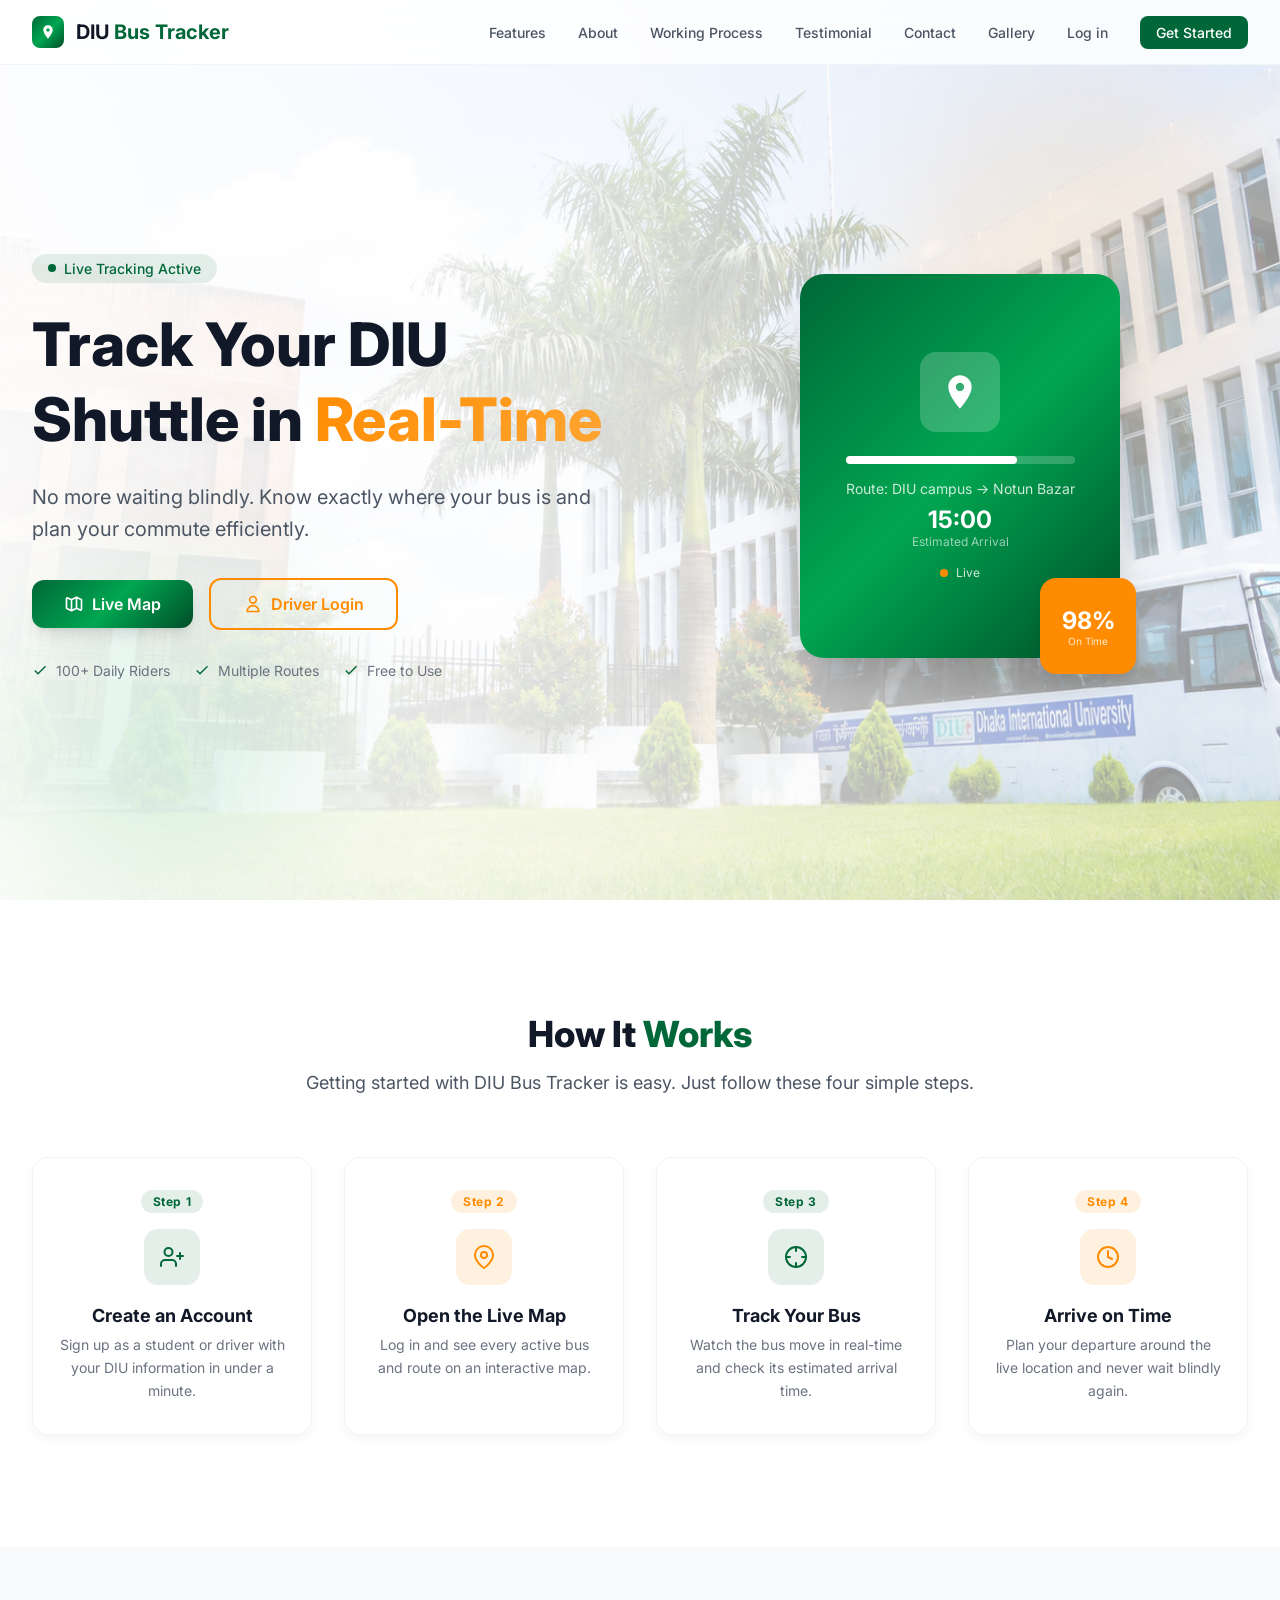
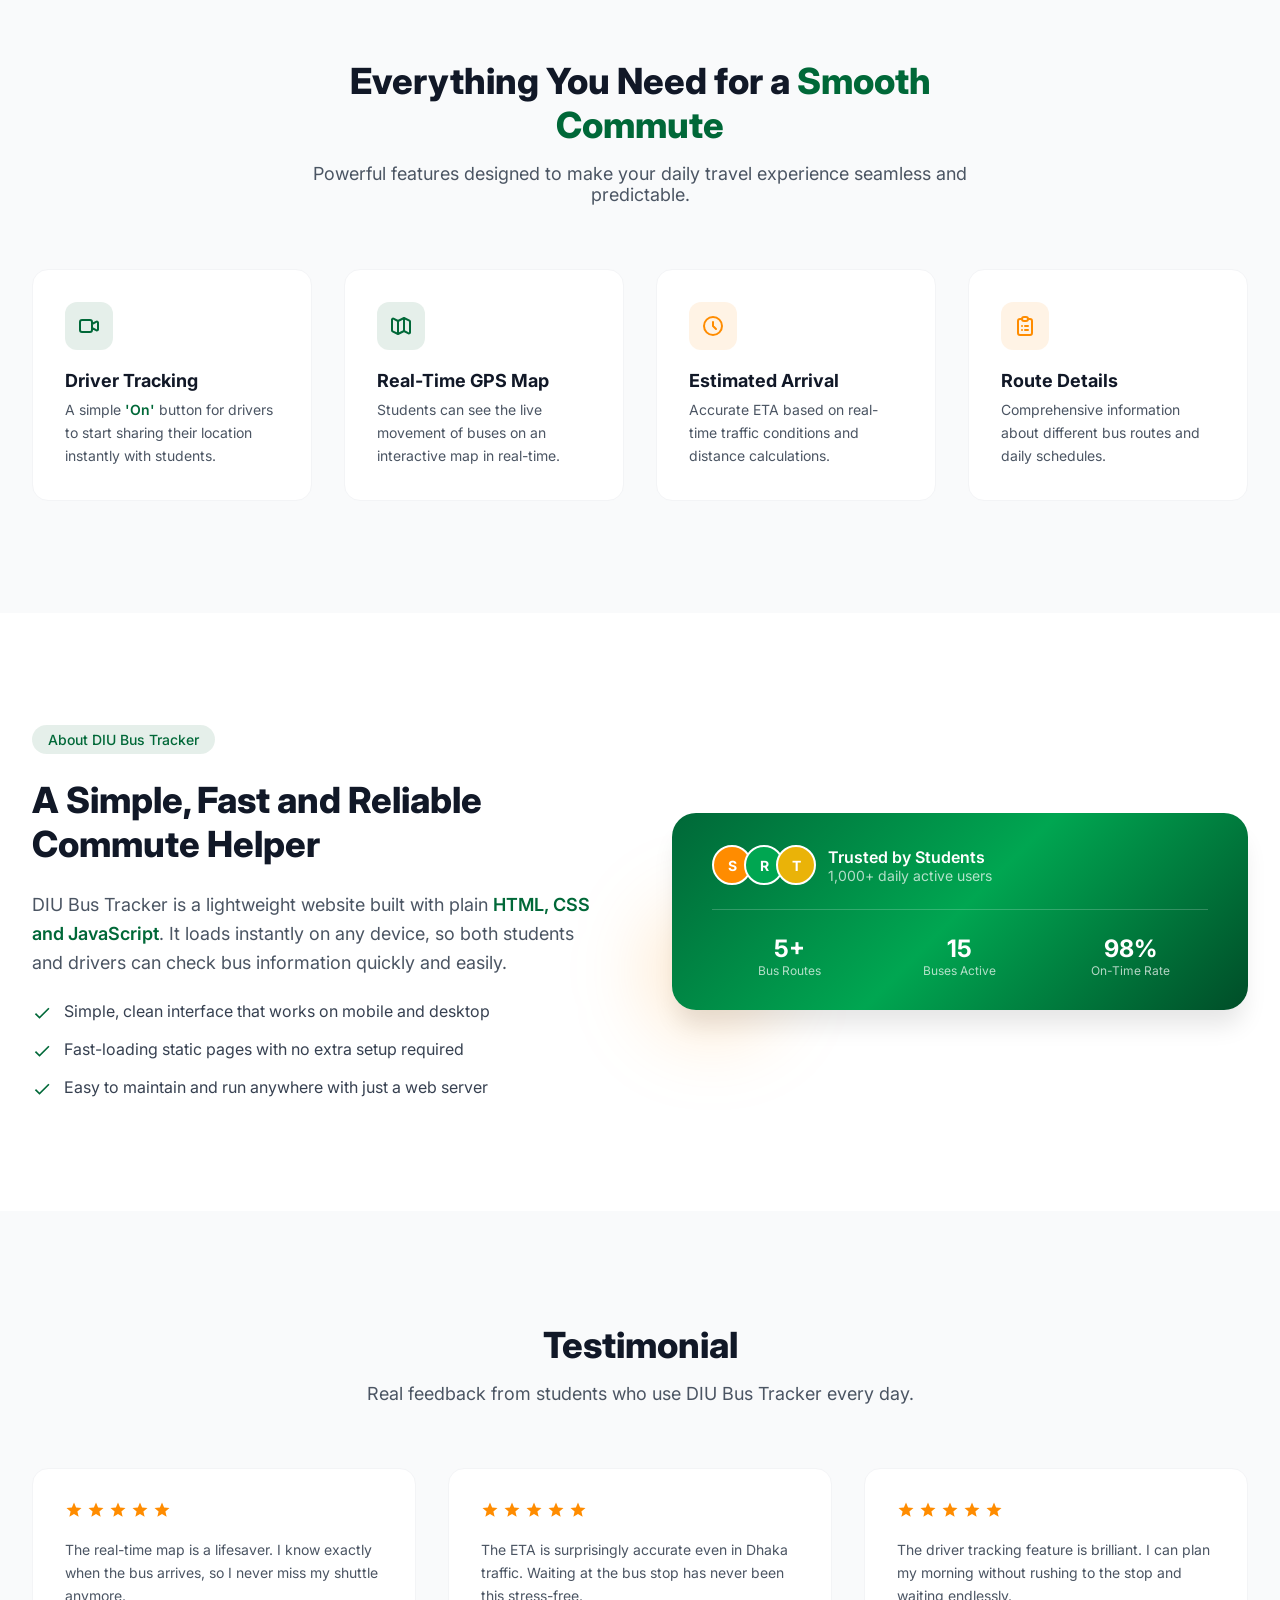
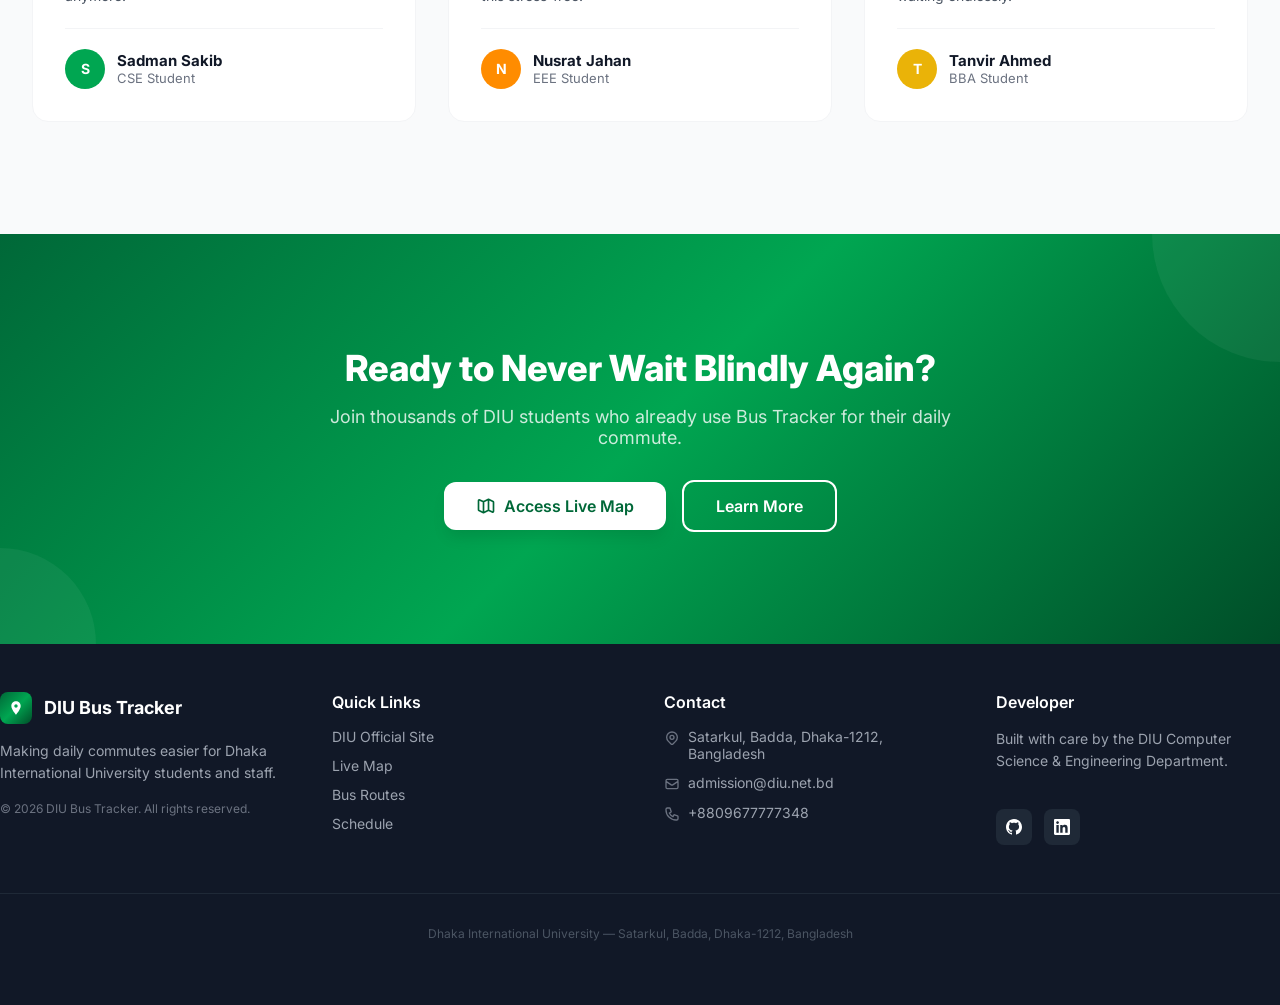
<file: index.html>
<!DOCTYPE html>
<html lang="en">
<head>
    <!-- Basic page info for the browser -->
    <meta charset="utf-8">
    <meta name="viewport" content="width=device-width, initial-scale=1">
    <meta name="description" content="DIU Bus Tracker - Track your Dhaka International University shuttle in real-time. Know exactly where your bus is and plan your commute efficiently.">
    <title>DIU Bus Tracker - Real-Time Bus Tracking</title>

    <!-- Google font (Inter) - loads before the page shows -->
    <link rel="preconnect" href="https://fonts.googleapis.com">
    <link rel="preconnect" href="https://fonts.gstatic.com" crossorigin>
    <link href="https://fonts.googleapis.com/css2?family=Inter:wght@400;500;600;700;800&display=swap" rel="stylesheet">

    <!-- Our own stylesheet -->
    <link rel="stylesheet" href="style.css">
</head>
<body>

<!-- ======================= NAVBAR (top menu) ======================= -->
<!-- id="navbar" is used by script.js to add a shadow on scroll -->
<nav class="navbar" id="navbar">
    <div class="container">
        <div class="nav-inner">
            <div class="nav-left">
                <!-- Logo icon -->
                <div class="logo-box gradient-bg">
                    <svg viewBox="0 0 24 24">
                        <path d="M12 2C8.13 2 5 5.13 5 9c0 5.25 7 13 7 13s7-7.75 7-13c0-3.87-3.13-7-7-7zm0 9.5c-1.38 0-2.5-1.12-2.5-2.5s1.12-2.5 2.5-2.5 2.5 1.12 2.5 2.5-1.12 2.5-2.5 2.5z"/>
                    </svg>
                </div>
                <!-- Site name / brand -->
                <a href="index.html" class="brand">DIU <span>Bus Tracker</span></a>
            </div>

            <!-- Desktop menu links (hidden on mobile) -->
            <div class="nav-links">
                <a href="#features">Features</a>
                <a href="#about">About</a>
                <a href="#how-it-works">Working Process</a>
                <a href="#reviews">Testimonial</a>
                <a href="#contact">Contact</a>
                <a href="bus-gallery.html">Gallery</a>
                <a href="login.html" class="btn-login">Log in</a>
                <a href="register.html" class="btn-get-started">Get Started</a>
            </div>

            <!-- Hamburger button - opens/closes the mobile menu -->
            <button class="menu-btn" id="menu-btn" aria-label="Toggle navigation menu">
                <svg fill="none" stroke="currentColor" viewBox="0 0 24 24">
                    <path stroke-linecap="round" stroke-linejoin="round" stroke-width="2" d="M4 6h16M4 12h16M4 18h16"/>
                </svg>
            </button>
        </div>

        <!-- Mobile dropdown menu (shown only on small screens) -->
        <div class="mobile-menu" id="mobile-menu">
            <a href="#features" data-menu-link>Features</a>
            <a href="#about" data-menu-link>About</a>
            <a href="#how-it-works" data-menu-link>Working Process</a>
            <a href="#reviews" data-menu-link>Testimonial</a>
            <a href="#contact" data-menu-link>Contact</a>
            <a href="bus-gallery.html" data-menu-link>Gallery</a>
            <a href="login.html">Log in</a>
            <a href="register.html" class="btn-get-started">Get Started</a>
        </div>
    </div>
</nav>

<section class="hero">
    <!-- Background image + white overlay for readability -->
    <div class="hero-bg-overlay gradient-bg-hero"></div>
    <!-- Decorative colored circles (blur) -->
    <div class="hero-blob-orange"></div>
    <div class="hero-blob-green"></div>

    <div class="container hero-content">
        <div class="hero-grid">
            <!-- Left side: title, subtitle, buttons, stats -->
            <div class="hero-left">
                <!-- Small "Live Tracking Active" badge -->
                <div class="badge">
                    <span class="badge-dot"></span>
                    Live Tracking Active
                </div>

                <!-- Main heading -->
                <h1 class="hero-title">
                    Track Your DIU Shuttle in
                    <span class="text-gradient">Real-Time</span>
                </h1>

                <!-- Short description -->
                <p class="hero-subtitle">
                    No more waiting blindly. Know exactly where your bus is and plan your commute efficiently.
                </p>

                <!-- Two buttons: Live Map + Driver Login -->
                <div class="hero-actions">
                    <a href="login.html" class="btn btn-primary">
                        <svg fill="none" stroke="currentColor" viewBox="0 0 24 24">
                            <path stroke-linecap="round" stroke-linejoin="round" stroke-width="2" d="M9 20l-5.447-2.724A1 1 0 013 16.382V5.618a1 1 0 011.447-.894L9 7m0 13l6-3m-6 3V7m6 10l4.553 2.276A1 1 0 0021 18.382V7.618a1 1 0 00-.553-.894L15 4m0 13V4m0 0L9 7"/>
                        </svg>
                        Live Map
                    </a>
                    <a href="login.html" class="btn btn-outline">
                        <svg fill="none" stroke="currentColor" viewBox="0 0 24 24">
                            <path stroke-linecap="round" stroke-linejoin="round" stroke-width="2" d="M16 7a4 4 0 11-8 0 4 4 0 018 0zM12 14a7 7 0 00-7 7h14a7 7 0 00-7-7z"/>
                        </svg>
                        Driver Login
                    </a>
                </div>

                <!-- Small trust stats (riders, routes, free to use) -->
                <div class="hero-stats">
                    <div class="hero-stat">
                        <svg viewBox="0 0 24 24"><path d="M9 16.17L4.83 12l-1.42 1.41L9 19 21 7l-1.41-1.41z"/></svg>
                        100+ Daily Riders
                    </div>
                    <div class="hero-stat">
                        <svg viewBox="0 0 24 24"><path d="M9 16.17L4.83 12l-1.42 1.41L9 19 21 7l-1.41-1.41z"/></svg>
                        Multiple Routes
                    </div>
                    <div class="hero-stat">
                        <svg viewBox="0 0 24 24"><path d="M9 16.17L4.83 12l-1.42 1.41L9 19 21 7l-1.41-1.41z"/></svg>
                        Free to Use
                    </div>
                </div>
            </div>

            <!-- Right side: app preview mockup card (desktop only) -->
            <div class="hero-right">
                <div class="mockup-card gradient-bg">
                    <div class="mockup-inner">
                        <!-- Bus icon -->
                        <div class="mockup-icon">
                            <svg viewBox="0 0 24 24">
                                <path d="M12 2C8.13 2 5 5.13 5 9c0 5.25 7 13 7 13s7-7.75 7-13c0-3.87-3.13-7-7-7zm0 9.5c-1.38 0-2.5-1.12-2.5-2.5s1.12-2.5 2.5-2.5 2.5 1.12 2.5 2.5-1.12 2.5-2.5 2.5z"/>
                            </svg>
                        </div>
                        <!-- Route progress bar -->
                        <div class="progress-track">
                            <div class="progress-bar"></div>
                        </div>
                        <!-- Route text (changes every 3 seconds via script.js) -->
                        <p class="mockup-route" id="mockup-route">Route: DIU campus &rarr; Notun Bazar</p>
                        <p class="mockup-time">15:00</p>
                        <p class="mockup-label">Estimated Arrival</p>
                        <!-- Pulsing "Live" indicator -->
                        <div class="mockup-live">
                            <span class="mockup-live-dot"></span>
                            <span>Live</span>
                        </div>
                    </div>
                    <!-- "98% On Time" corner badge -->
                    <div class="on-time-badge">
                        <div class="text-center">
                            <p class="value">98%</p>
                            <p class="label">On Time</p>
                        </div>
                    </div>
                </div>
            </div>
        </div>
    </div>
</section>

<!-- ======================= HOW IT WORKS ======================= -->
<!-- 4 simple steps explaining how the app works -->
<section id="how-it-works" class="section">
    <div class="container">
        <!-- Section heading -->
        <div class="section-heading">
            <h2 class="section-title">
                How It <span class="green">Works</span>
            </h2>
            <p class="section-subtitle">Getting started with DIU Bus Tracker is easy. Just follow these four simple steps.</p>
        </div>

        <!-- Grid holding the 4 step cards -->
        <div class="steps-grid">
            <!-- Step 1 card -->
            <div class="step-card">
                <span class="step-num">Step 1</span>
                <div class="step-icon">
                    <svg viewBox="0 0 24 24">
                        <path d="M16 21v-2a4 4 0 00-4-4H5a4 4 0 00-4 4v2"/>
                        <circle cx="8.5" cy="7" r="4"/>
                        <line x1="20" y1="8" x2="20" y2="14"/>
                        <line x1="23" y1="11" x2="17" y2="11"/>
                    </svg>
                </div>
                <h3 class="step-title">Create an Account</h3>
                <p class="step-text">Sign up as a student or driver with your DIU information in under a minute.</p>
            </div>

            <!-- Step 2 card (orange accent) -->
            <div class="step-card alt">
                <span class="step-num">Step 2</span>
                <div class="step-icon orange">
                    <svg viewBox="0 0 24 24">
                        <path d="M21 10c0 7-9 13-9 13s-9-6-9-13a9 9 0 0118 0z"/>
                        <circle cx="12" cy="10" r="3"/>
                    </svg>
                </div>
                <h3 class="step-title">Open the Live Map</h3>
                <p class="step-text">Log in and see every active bus and route on an interactive map.</p>
            </div>

            <!-- Step 3 card -->
            <div class="step-card">
                <span class="step-num">Step 3</span>
                <div class="step-icon">
                    <svg viewBox="0 0 24 24">
                        <circle cx="12" cy="12" r="10"/>
                        <line x1="22" y1="12" x2="18" y2="12"/>
                        <line x1="6" y1="12" x2="2" y2="12"/>
                        <line x1="12" y1="6" x2="12" y2="2"/>
                        <line x1="12" y1="22" x2="12" y2="18"/>
                    </svg>
                </div>
                <h3 class="step-title">Track Your Bus</h3>
                <p class="step-text">Watch the bus move in real-time and check its estimated arrival time.</p>
            </div>

            <!-- Step 4 card (orange accent) -->
            <div class="step-card alt">
                <span class="step-num">Step 4</span>
                <div class="step-icon orange">
                    <svg viewBox="0 0 24 24">
                        <circle cx="12" cy="12" r="10"/>
                        <polyline points="12 6 12 12 16 14"/>
                    </svg>
                </div>
                <h3 class="step-title">Arrive on Time</h3>
                <p class="step-text">Plan your departure around the live location and never wait blindly again.</p>
            </div>
        </div>
    </div>
</section>

<!-- ======================= FEATURES ======================= -->
<!-- Highlight of the main features (gray background) -->
<section id="features" class="section section-gray">
    <div class="container">
        <!-- Section heading -->
        <div class="section-heading">
            <h2 class="section-title">
                Everything You Need for a
                <span class="green">Smooth Commute</span>
            </h2>
            <p class="section-subtitle">Powerful features designed to make your daily travel experience seamless and predictable.</p>
        </div>

        <!-- Grid holding the feature cards -->
        <div class="features-grid">
            <!-- Feature card: Driver Tracking -->
            <div class="feature-card">
                <div class="feature-icon green">
                    <svg viewBox="0 0 24 24" stroke-linecap="round" stroke-linejoin="round">
                        <path d="M15 10l4.553-2.276A1 1 0 0121 8.618v6.764a1 1 0 01-1.447.894L15 14M5 18h8a2 2 0 002-2V8a2 2 0 00-2-2H5a2 2 0 00-2 2v8a2 2 0 002 2z"/>
                    </svg>
                </div>
                <h3 class="feature-title">Driver Tracking</h3>
                <p class="feature-text">A simple <span class="green">'On'</span> button for drivers to start sharing their location instantly with students.</p>
            </div>

            <!-- Feature card: Real-Time GPS Map -->
            <div class="feature-card">
                <div class="feature-icon green">
                    <svg viewBox="0 0 24 24" stroke-linecap="round" stroke-linejoin="round">
                        <path d="M9 20l-5.447-2.724A1 1 0 013 16.382V5.618a1 1 0 011.447-.894L9 7m0 13l6-3m-6 3V7m6 10l4.553 2.276A1 1 0 0021 18.382V7.618a1 1 0 00-.553-.894L15 4m0 13V4m0 0L9 7"/>
                    </svg>
                </div>
                <h3 class="feature-title">Real-Time GPS Map</h3>
                <p class="feature-text">Students can see the live movement of buses on an interactive map in real-time.</p>
            </div>

            <!-- Feature card: Estimated Arrival -->
            <div class="feature-card">
                <div class="feature-icon orange">
                    <svg viewBox="0 0 24 24" stroke-linecap="round" stroke-linejoin="round">
                        <path d="M12 8v4l3 3m6-3a9 9 0 11-18 0 9 9 0 0118 0z"/>
                    </svg>
                </div>
                <h3 class="feature-title">Estimated Arrival</h3>
                <p class="feature-text">Accurate ETA based on real-time traffic conditions and distance calculations.</p>
            </div>

            <!-- Feature card: Route Details -->
            <div class="feature-card">
                <div class="feature-icon orange">
                    <svg viewBox="0 0 24 24" stroke-linecap="round" stroke-linejoin="round">
                        <path d="M9 5H7a2 2 0 00-2 2v12a2 2 0 002 2h10a2 2 0 002-2V7a2 2 0 00-2-2h-2M9 5a2 2 0 002 2h2a2 2 0 002-2M9 5a2 2 0 012-2h2a2 2 0 012 2m-3 7h3m-3 4h3m-6-4h.01M9 16h.01"/>
                    </svg>
                </div>
                <h3 class="feature-title">Route Details</h3>
                <p class="feature-text">Comprehensive information about different bus routes and daily schedules.</p>
            </div>
        </div>
    </div>
</section>

<!-- ======================= ABOUT ======================= -->
<!-- Info about the project + a stats card -->
<section id="about" class="section">
    <div class="container">
        <div class="about-grid">
            <!-- Left side: text about DIU Bus Tracker -->
            <div>
                <div class="badge">
                    About DIU Bus Tracker
                </div>
                <h2 class="section-title" style="margin-bottom: 1.5rem;">
                    A Simple, Fast and Reliable Commute Helper
                </h2>
                <p class="section-subtitle" style="margin-bottom: 1.5rem; line-height: 1.625;">
                    DIU Bus Tracker is a lightweight website built with plain <span class="green" style="font-weight: 600; color: #006838;">HTML, CSS and JavaScript</span>.
                    It loads instantly on any device, so both students and drivers can check bus information quickly and easily.
                </p>
                <!-- List of benefits -->
                <ul class="about-list">
                    <li>
                        <svg viewBox="0 0 24 24"><path d="M9 16.17L4.83 12l-1.42 1.41L9 19 21 7l-1.41-1.41z"/></svg>
                        <span>Simple, clean interface that works on mobile and desktop</span>
                    </li>
                    <li>
                        <svg viewBox="0 0 24 24"><path d="M9 16.17L4.83 12l-1.42 1.41L9 19 21 7l-1.41-1.41z"/></svg>
                        <span>Fast-loading static pages with no extra setup required</span>
                    </li>
                    <li>
                        <svg viewBox="0 0 24 24"><path d="M9 16.17L4.83 12l-1.42 1.41L9 19 21 7l-1.41-1.41z"/></svg>
                        <span>Easy to maintain and run anywhere with just a web server</span>
                    </li>
                </ul>
            </div>

            <!-- Right side: stats card -->
            <div class="about-card-wrap" style="position: relative;">
                <div class="about-card gradient-bg">
                    <!-- Avatar stack + title -->
                    <div class="about-card-head">
                        <div class="avatar-stack">
                            <div class="avatar-orange">S</div>
                            <div class="avatar-green">R</div>
                            <div class="avatar-yellow">T</div>
                        </div>
                        <div>
                            <p class="about-card-title">Trusted by Students</p>
                            <p class="about-card-subtitle">1,000+ daily active users</p>
                        </div>
                    </div>
                    <!-- Three small stats (routes, buses, on-time rate) -->
                    <div class="about-card-divider">
                        <div class="stats-grid">
                            <div>
                                <p class="stat-value">5+</p>
                                <p class="stat-label">Bus Routes</p>
                            </div>
                            <div>
                                <p class="stat-value">15</p>
                                <p class="stat-label">Buses Active</p>
                            </div>
                            <div>
                                <p class="stat-value">98%</p>
                                <p class="stat-label">On-Time Rate</p>
                            </div>
                        </div>
                    </div>
                    <!-- Glow decoration behind the card -->
                    <div class="about-card-decor"></div>
                </div>
            </div>
        </div>
    </div>
</section>

<!-- ======================= REVIEWS / TESTIMONIALS ======================= -->
<!-- Student feedback cards (gray background) -->
<section id="reviews" class="section section-gray">
    <div class="container">
        <!-- Section heading -->
        <div class="section-heading">
            <h2 class="section-title">
                Testimonial
            </h2>
            <p class="section-subtitle">Real feedback from students who use DIU Bus Tracker every day.</p>
        </div>

        <!-- Grid holding the review cards -->
        <div class="reviews-grid">
            <!-- Review card 1 -->
            <div class="review-card">
                <div class="review-stars">
                    <svg viewBox="0 0 24 24"><path d="M12 17.27L18.18 21l-1.64-7.03L22 9.24l-7.19-.61L12 2 9.19 8.63 2 9.24l5.46 4.73L5.82 21z"/></svg>
                    <svg viewBox="0 0 24 24"><path d="M12 17.27L18.18 21l-1.64-7.03L22 9.24l-7.19-.61L12 2 9.19 8.63 2 9.24l5.46 4.73L5.82 21z"/></svg>
                    <svg viewBox="0 0 24 24"><path d="M12 17.27L18.18 21l-1.64-7.03L22 9.24l-7.19-.61L12 2 9.19 8.63 2 9.24l5.46 4.73L5.82 21z"/></svg>
                    <svg viewBox="0 0 24 24"><path d="M12 17.27L18.18 21l-1.64-7.03L22 9.24l-7.19-.61L12 2 9.19 8.63 2 9.24l5.46 4.73L5.82 21z"/></svg>
                    <svg viewBox="0 0 24 24"><path d="M12 17.27L18.18 21l-1.64-7.03L22 9.24l-7.19-.61L12 2 9.19 8.63 2 9.24l5.46 4.73L5.82 21z"/></svg>
                </div>
                <p class="review-text">The real-time map is a lifesaver. I know exactly when the bus arrives, so I never miss my shuttle anymore.</p>
                <div class="review-author">
                    <div class="review-avatar avatar-green">S</div>
                    <div>
                        <p class="review-author-name">Sadman Sakib</p>
                        <p class="review-author-role">CSE Student</p>
                    </div>
                </div>
            </div>

            <!-- Review card 2 -->
            <div class="review-card">
                <div class="review-stars">
                    <svg viewBox="0 0 24 24"><path d="M12 17.27L18.18 21l-1.64-7.03L22 9.24l-7.19-.61L12 2 9.19 8.63 2 9.24l5.46 4.73L5.82 21z"/></svg>
                    <svg viewBox="0 0 24 24"><path d="M12 17.27L18.18 21l-1.64-7.03L22 9.24l-7.19-.61L12 2 9.19 8.63 2 9.24l5.46 4.73L5.82 21z"/></svg>
                    <svg viewBox="0 0 24 24"><path d="M12 17.27L18.18 21l-1.64-7.03L22 9.24l-7.19-.61L12 2 9.19 8.63 2 9.24l5.46 4.73L5.82 21z"/></svg>
                    <svg viewBox="0 0 24 24"><path d="M12 17.27L18.18 21l-1.64-7.03L22 9.24l-7.19-.61L12 2 9.19 8.63 2 9.24l5.46 4.73L5.82 21z"/></svg>
                    <svg viewBox="0 0 24 24"><path d="M12 17.27L18.18 21l-1.64-7.03L22 9.24l-7.19-.61L12 2 9.19 8.63 2 9.24l5.46 4.73L5.82 21z"/></svg>
                </div>
                <p class="review-text">The ETA is surprisingly accurate even in Dhaka traffic. Waiting at the bus stop has never been this stress-free.</p>
                <div class="review-author">
                    <div class="review-avatar avatar-orange">N</div>
                    <div>
                        <p class="review-author-name">Nusrat Jahan</p>
                        <p class="review-author-role">EEE Student</p>
                    </div>
                </div>
            </div>

            <!-- Review card 3 -->
            <div class="review-card">
                <div class="review-stars">
                    <svg viewBox="0 0 24 24"><path d="M12 17.27L18.18 21l-1.64-7.03L22 9.24l-7.19-.61L12 2 9.19 8.63 2 9.24l5.46 4.73L5.82 21z"/></svg>
                    <svg viewBox="0 0 24 24"><path d="M12 17.27L18.18 21l-1.64-7.03L22 9.24l-7.19-.61L12 2 9.19 8.63 2 9.24l5.46 4.73L5.82 21z"/></svg>
                    <svg viewBox="0 0 24 24"><path d="M12 17.27L18.18 21l-1.64-7.03L22 9.24l-7.19-.61L12 2 9.19 8.63 2 9.24l5.46 4.73L5.82 21z"/></svg>
                    <svg viewBox="0 0 24 24"><path d="M12 17.27L18.18 21l-1.64-7.03L22 9.24l-7.19-.61L12 2 9.19 8.63 2 9.24l5.46 4.73L5.82 21z"/></svg>
                    <svg viewBox="0 0 24 24"><path d="M12 17.27L18.18 21l-1.64-7.03L22 9.24l-7.19-.61L12 2 9.19 8.63 2 9.24l5.46 4.73L5.82 21z"/></svg>
                </div>
                <p class="review-text">The driver tracking feature is brilliant. I can plan my morning without rushing to the stop and waiting endlessly.</p>
                <div class="review-author">
                    <div class="review-avatar avatar-yellow">T</div>
                    <div>
                        <p class="review-author-name">Tanvir Ahmed</p>
                        <p class="review-author-role">BBA Student</p>
                    </div>
                </div>
            </div>
        </div>
    </div>
</section>

<!-- ======================= CTA (Call To Action) ======================= -->
<!-- Big gradient banner with a signup button -->
<section class="cta gradient-bg">
    <!-- Decorative circles -->
    <div class="cta-blob-top"></div>
    <div class="cta-blob-bottom"></div>

    <div class="cta-inner">
        <h2 class="cta-title">
            Ready to Never Wait Blindly Again?
        </h2>
        <p class="cta-subtitle">
            Join thousands of DIU students who already use Bus Tracker for their daily commute.
        </p>
        <!-- CTA buttons -->
        <div class="cta-actions">
            <a href="login.html" class="btn btn-white">
                <svg fill="none" stroke="currentColor" viewBox="0 0 24 24">
                    <path stroke-linecap="round" stroke-linejoin="round" stroke-width="2" d="M9 20l-5.447-2.724A1 1 0 013 16.382V5.618a1 1 0 011.447-.894L9 7m0 13l6-3m-6 3V7m6 10l4.553 2.276A1 1 0 0021 18.382V7.618a1 1 0 00-.553-.894L15 4m0 13V4m0 0L9 7"/>
                </svg>
                Access Live Map
            </a>
            <a href="#" class="btn btn-outline-white">
                Learn More
            </a>
        </div>
    </div>
</section>

<!-- ======================= FOOTER ======================= -->
<footer id="contact" class="footer">
    <div class="container footer-top">
        <!-- 4-column footer layout -->
        <div class="footer-grid">
            <!-- Column 1: brand + description -->
            <div>
                <div class="footer-brand">
                    <div class="logo-box gradient-bg">
                        <svg viewBox="0 0 24 24">
                            <path d="M12 2C8.13 2 5 5.13 5 9c0 5.25 7 13 7 13s7-7.75 7-13c0-3.87-3.13-7-7-7zm0 9.5c-1.38 0-2.5-1.12-2.5-2.5s1.12-2.5 2.5-2.5 2.5 1.12 2.5 2.5-1.12 2.5-2.5 2.5z"/>
                        </svg>
                    </div>
                    <a href="index.html">DIU Bus Tracker</a>
                </div>
                <p class="footer-desc">Making daily commutes easier for Dhaka International University students and staff.</p>
                <p class="footer-copy">&copy; <span id="year"></span> DIU Bus Tracker. All rights reserved.</p>
            </div>

            <!-- Column 2: quick links -->
            <div class="footer-col">
                <h4>Quick Links</h4>
                <ul>
                    <li><a href="https://diu.net.bd" target="_blank">DIU Official Site</a></li>
                    <li><a href="login.html">Live Map</a></li>
                    <li><a href="#">Bus Routes</a></li>
                    <li><a href="#">Schedule</a></li>
                </ul>
            </div>

            <!-- Column 3: contact info -->
            <div class="footer-col">
                <h4>Contact</h4>
                <ul class="footer-contact">
                    <li>
                        <svg fill="none" stroke="currentColor" viewBox="0 0 24 24" stroke-linecap="round" stroke-linejoin="round">
                            <path d="M17.657 16.657L13.414 20.9a1.998 1.998 0 01-2.827 0l-4.244-4.243a8 8 0 1111.314 0z"/><path d="M15 11a3 3 0 11-6 0 3 3 0 016 0z"/>
                        </svg>
                        <span>Satarkul, Badda, Dhaka-1212, Bangladesh</span>
                    </li>
                    <li class="center">
                        <svg fill="none" stroke="currentColor" viewBox="0 0 24 24" stroke-linecap="round" stroke-linejoin="round">
                            <path d="M3 8l7.89 5.26a2 2 0 002.22 0L21 8M5 19h14a2 2 0 002-2V7a2 2 0 00-2-2H5a2 2 0 00-2 2v10a2 2 0 002 2z"/>
                        </svg>
                        <span>admission@diu.net.bd</span>
                    </li>
                    <li class="center">
                        <svg fill="none" stroke="currentColor" viewBox="0 0 24 24" stroke-linecap="round" stroke-linejoin="round">
                            <path d="M3 5a2 2 0 012-2h3.28a1 1 0 01.948.684l1.498 4.493a1 1 0 01-.502 1.21l-2.257 1.13a11.042 11.042 0 005.516 5.516l1.13-2.257a1 1 0 011.21-.502l4.493 1.498a1 1 0 01.684.949V19a2 2 0 01-2 2h-1C9.716 21 3 14.284 3 6V5z"/>
                        </svg>
                        <span>+8809677777348</span>
                    </li>
                </ul>
            </div>

            <!-- Column 4: developer info + social buttons -->
            <div class="footer-col">
                <h4>Developer</h4>
                <ul>
                    <li>
                        <p class="footer-desc">Built with care by the DIU Computer Science &amp; Engineering Department.</p>
                    </li>
                    <li>
                        <div class="social-row">
                            <a href="#" class="social-btn" aria-label="GitHub">
                                <svg viewBox="0 0 24 24"><path d="M12 0c-6.626 0-12 5.373-12 12 0 5.302 3.438 9.8 8.207 11.387.599.111.793-.261.793-.577v-2.234c-3.338.726-4.033-1.416-4.033-1.416-.546-1.387-1.333-1.756-1.333-1.756-1.089-.745.083-.729.083-.729 1.205.084 1.839 1.237 1.839 1.237 1.07 1.834 2.807 1.304 3.492.997.107-.775.418-1.305.762-1.604-2.665-.305-5.467-1.334-5.467-5.931 0-1.311.469-2.381 1.236-3.221-.124-.303-.535-1.524.117-3.176 0 0 1.008-.322 3.301 1.23.957-.266 1.983-.399 3.003-.404 1.02.005 2.047.138 3.006.404 2.291-1.552 3.297-1.23 3.297-1.23.653 1.653.242 2.874.118 3.176.77.84 1.235 1.911 1.235 3.221 0 4.609-2.807 5.624-5.479 5.921.43.372.823 1.102.823 2.222v3.293c0 .319.192.694.801.576 4.765-1.589 8.199-6.086 8.199-11.386 0-6.627-5.373-12-12-12z"/></svg>
                            </a>
                            <a href="#" class="social-btn" aria-label="LinkedIn">
                                <svg viewBox="0 0 24 24"><path d="M20.447 20.452h-3.554v-5.569c0-1.328-.027-3.037-1.852-3.037-1.853 0-2.136 1.445-2.136 2.939v5.667H9.351V9h3.414v1.561h.046c.477-.9 1.637-1.85 3.37-1.85 3.601 0 4.267 2.37 4.267 5.455v6.286zM5.337 7.433c-1.144 0-2.063-.926-2.063-2.065 0-1.138.92-2.063 2.063-2.063 1.14 0 2.064.925 2.064 2.063 0 1.139-.925 2.065-2.064 2.065zm1.782 13.019H3.555V9h3.564v11.452zM22.225 0H1.771C.792 0 0 .774 0 1.729v20.542C0 23.227.792 24 1.771 24h20.451C23.2 24 24 23.227 24 22.271V1.729C24 .774 23.2 0 22.222 0h.003z"/></svg>
                            </a>
                        </div>
                    </li>
                </ul>
            </div>
        </div>

        <!-- Bottom copyright strip -->
        <div class="footer-bottom">
            <p>Dhaka International University &mdash; Satarkul, Badda, Dhaka-1212, Bangladesh</p>
        </div>
    </div>
</footer>

<!-- Our JavaScript file -->
<script src="script.js"></script>

</body>
</html>
</file>
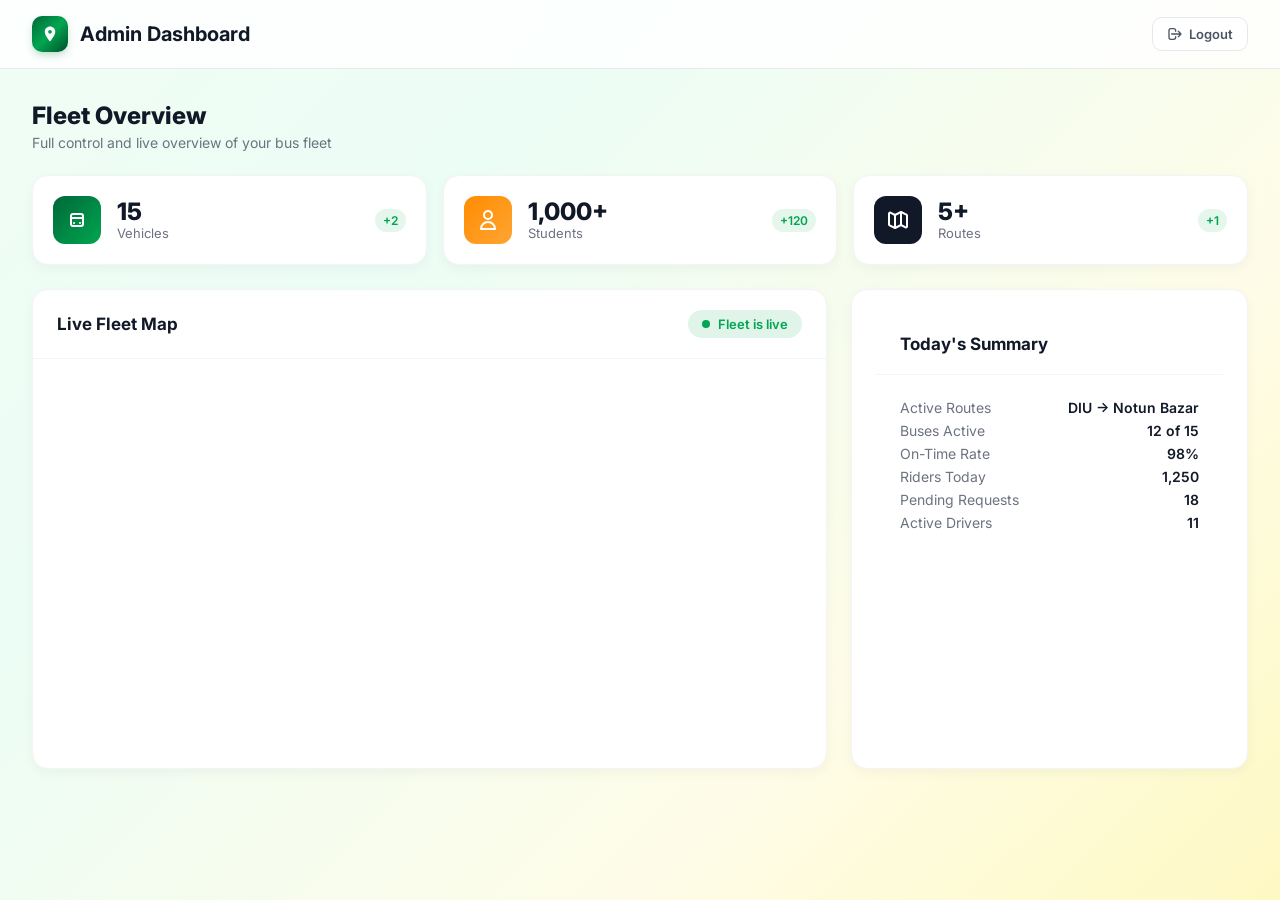
<file: admin-dashboard.html>
<!DOCTYPE html>
<html lang="en">
<head>
    <!-- Basic page info -->
    <meta charset="utf-8">
    <meta name="viewport" content="width=device-width, initial-scale=1">
    <meta name="description" content="Admin Dashboard - Overview of vehicles, students, routes and live map for DIU Bus Tracker.">
    <title>DIU Bus Tracker - Admin Dashboard</title>

    <!-- Google font (Inter) -->
    <link rel="preconnect" href="https://fonts.googleapis.com">
    <link rel="preconnect" href="https://fonts.gstatic.com" crossorigin>
    <link href="https://fonts.googleapis.com/css2?family=Inter:wght@400;500;600;700;800&display=swap" rel="stylesheet">

    <!-- Our stylesheet (dashboard styles are under body.dashboard-page) -->
    <link rel="stylesheet" href="style.css">
</head>
<body class="dashboard-page">

<!-- ======================= DASHBOARD LAYOUT ======================= -->
<div class="dashboard-main">
    <!-- Top bar: title + logout -->
    <header class="dashboard-topbar">
        <div class="topbar-brand">
            <!-- Small logo icon -->
            <div class="topbar-brand-icon gradient-bg">
                <svg viewBox="0 0 24 24">
                    <path d="M12 2C8.13 2 5 5.13 5 9c0 5.25 7 13 7 13s7-7.75 7-13c0-3.87-3.13-7-7-7zm0 9.5c-1.38 0-2.5-1.12-2.5-2.5s1.12-2.5 2.5-2.5 2.5 1.12 2.5 2.5-1.12 2.5-2.5 2.5z"/>
                </svg>
            </div>
            <h1 class="topbar-title">Admin Dashboard</h1>
        </div>
        <!-- Logout button -->
        <div class="topbar-actions">
            <a href="login.html" class="topbar-back">
                <svg viewBox="0 0 24 24"><path d="M17 16l4-4m0 0l-4-4m4 4H7m6 4v1a3 3 0 01-3 3H6a3 3 0 01-3-3V7a3 3 0 013-3h4a3 3 0 013 3v1"/></svg>
                Logout
            </a>
        </div>
    </header>

    <!-- ======================= MAIN CONTENT ======================= -->
    <main class="dashboard-content">
        <!-- Page heading -->
        <div class="dashboard-head">
            <h1>Fleet Overview</h1>
            <p>Full control and live overview of your bus fleet</p>
        </div>

        <!-- Row of stat cards (vehicles / students / routes) -->
        <div class="stat-cards">
            <!-- Stat: Vehicles -->
            <div class="stat-card">
                <div class="stat-card-icon green">
                    <svg viewBox="0 0 24 24"><path d="M8 6h8a2 2 0 012 2v8a2 2 0 01-2 2H8a2 2 0 01-2-2V8a2 2 0 012-2zM6 10h12M9 15h.01M15 15h.01"/></svg>
                </div>
                <div>
                    <p class="stat-card-value">15</p>
                    <p class="stat-card-label">Vehicles</p>
                </div>
                <span class="stat-card-change">+2</span>
            </div>

            <!-- Stat: Students -->
            <div class="stat-card">
                <div class="stat-card-icon orange">
                    <svg viewBox="0 0 24 24"><path d="M16 7a4 4 0 11-8 0 4 4 0 018 0zM12 14a7 7 0 00-7 7h14a7 7 0 00-7-7z"/></svg>
                </div>
                <div>
                    <p class="stat-card-value">1,000+</p>
                    <p class="stat-card-label">Students</p>
                </div>
                <span class="stat-card-change">+120</span>
            </div>

            <!-- Stat: Routes -->
            <div class="stat-card">
                <div class="stat-card-icon dark">
                    <svg viewBox="0 0 24 24"><path d="M9 20l-5.447-2.724A1 1 0 013 16.382V5.618a1 1 0 011.447-.894L9 7m0 13l6-3m-6 3V7m6 10l4.553 2.276A1 1 0 0021 18.382V7.618a1 1 0 00-.553-.894L15 4m0 13V4m0 0L9 7"/></svg>
                </div>
                <div>
                    <p class="stat-card-value">5+</p>
                    <p class="stat-card-label">Routes</p>
                </div>
                <span class="stat-card-change">+1</span>
            </div>
        </div>

        <!-- Two-column grid: live map + summary -->
        <div class="dashboard-grid">
            <!-- Live fleet map card -->
            <div class="dashboard-card map-card map-tall">
                <div class="card-head">
                    <h3 class="card-title">Live Fleet Map</h3>
                    <span class="dashboard-status on">
                        <span class="dashboard-status-dot active"></span>
                        Fleet is live
                    </span>
                </div>
                <div class="static-map">
                    <!-- OpenStreetMap embed (free, no API key) -->
                    <iframe
                        title="Bus fleet map"
                        src="https://www.openstreetmap.org/export/embed.html?bbox=90.402500%2C23.805300%2C90.422500%2C23.815300&layer=mapnik&marker=23.810300%2C90.412500"
                        loading="lazy">
                    </iframe>
                </div>
            </div>

            <!-- Today's summary card -->
            <div class="dashboard-card">
                <div class="card-head">
                    <h3 class="card-title">Today's Summary</h3>
                </div>
                <div class="card-body">
                    <div class="info-list">
                        <div class="info-list-row">
                            <span>Active Routes</span>
                            <span>DIU &rarr; Notun Bazar</span>
                        </div>
                        <div class="info-list-row">
                            <span>Buses Active</span>
                            <span>12 of 15</span>
                        </div>
                        <div class="info-list-row">
                            <span>On-Time Rate</span>
                            <span class="green">98%</span>
                        </div>
                        <div class="info-list-row">
                            <span>Riders Today</span>
                            <span>1,250</span>
                        </div>
                        <div class="info-list-row">
                            <span>Pending Requests</span>
                            <span>18</span>
                        </div>
                        <div class="info-list-row">
                            <span>Active Drivers</span>
                            <span>11</span>
                        </div>
                    </div>
                </div>
            </div>
        </div>
    </main>
</div>

</body>
</html>
</file>
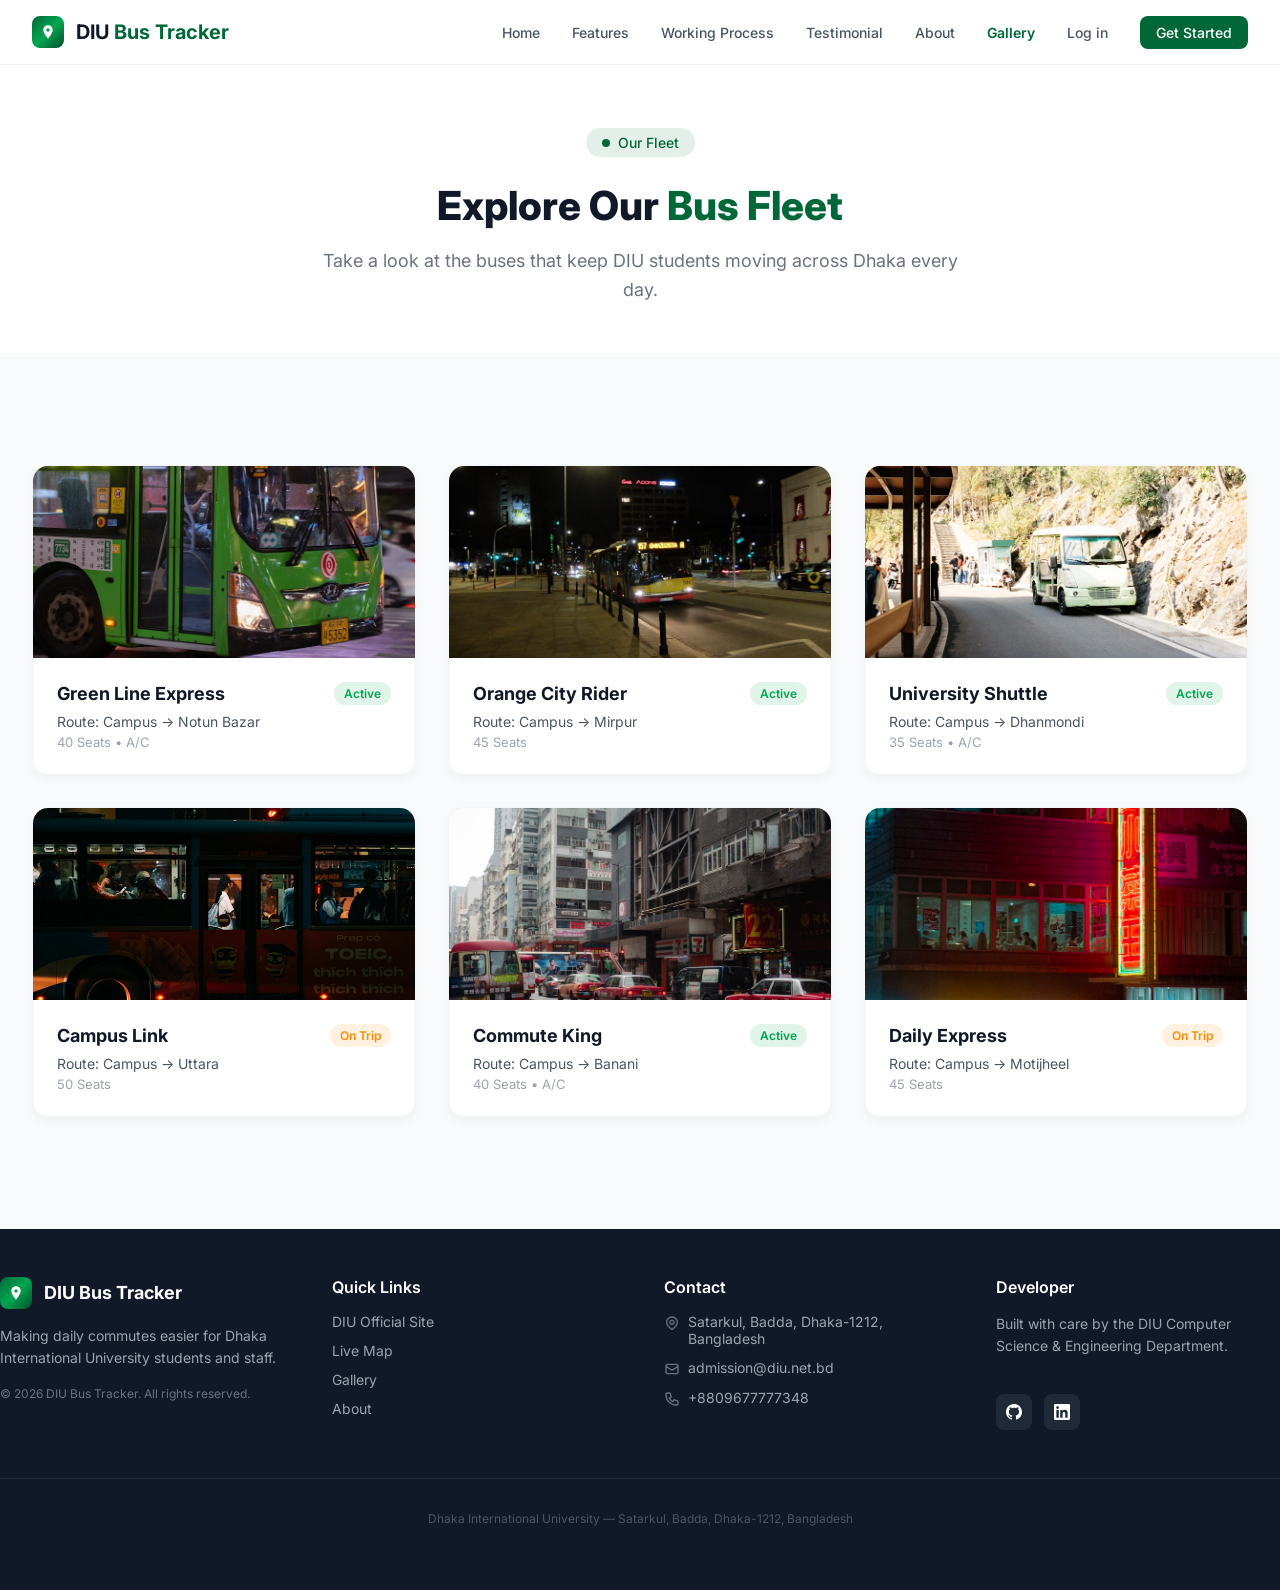
<file: bus-gallery.html>
<!DOCTYPE html>
<html lang="en">
<head>
    <!-- Basic page info -->
    <meta charset="utf-8">
    <meta name="viewport" content="width=device-width, initial-scale=1">
    <meta name="description" content="Explore the DIU Bus Tracker fleet - view our buses, routes and schedules at a glance.">
    <title>DIU Bus Tracker - Bus Gallery</title>

    <!-- Google font (Inter) -->
    <link rel="preconnect" href="https://fonts.googleapis.com">
    <link rel="preconnect" href="https://fonts.gstatic.com" crossorigin>
    <link href="https://fonts.googleapis.com/css2?family=Inter:wght@400;500;600;700;800&display=swap" rel="stylesheet">

    <!-- Our stylesheet -->
    <link rel="stylesheet" href="style.css">
</head>
<body>

<!-- ======================= NAVBAR (top menu) ======================= -->
<nav class="navbar" id="navbar">
    <div class="container">
        <div class="nav-inner">
            <div class="nav-left">
                <!-- Logo icon -->
                <div class="logo-box gradient-bg">
                    <svg viewBox="0 0 24 24">
                        <path d="M12 2C8.13 2 5 5.13 5 9c0 5.25 7 13 7 13s7-7.75 7-13c0-3.87-3.13-7-7-7zm0 9.5c-1.38 0-2.5-1.12-2.5-2.5s1.12-2.5 2.5-2.5 2.5 1.12 2.5 2.5-1.12 2.5-2.5 2.5z"/>
                    </svg>
                </div>
                <!-- Site name / brand -->
                <a href="index.html" class="brand">DIU <span>Bus Tracker</span></a>
            </div>

            <!-- Desktop menu links (hidden on mobile) -->
            <div class="nav-links">
                <a href="index.html">Home</a>
                <a href="index.html#features">Features</a>
                <a href="index.html#how-it-works">Working Process</a>
                <a href="index.html#reviews">Testimonial</a>
                <a href="index.html#about">About</a>
                <a href="bus-gallery.html" class="active">Gallery</a>
                <a href="login.html" class="btn-login">Log in</a>
                <a href="register.html" class="btn-get-started">Get Started</a>
            </div>

            <!-- Hamburger button - opens/closes the mobile menu -->
            <button class="menu-btn" id="menu-btn" aria-label="Toggle navigation menu">
                <svg fill="none" stroke="currentColor" viewBox="0 0 24 24">
                    <path stroke-linecap="round" stroke-linejoin="round" stroke-width="2" d="M4 6h16M4 12h16M4 18h16"/>
                </svg>
            </button>
        </div>

        <!-- Mobile dropdown menu (shown only on small screens) -->
        <div class="mobile-menu" id="mobile-menu">
            <a href="index.html" data-menu-link>Home</a>
            <a href="index.html#features" data-menu-link>Features</a>
            <a href="index.html#how-it-works" data-menu-link>Working Process</a>
            <a href="index.html#reviews" data-menu-link>Testimonial</a>
            <a href="index.html#about" data-menu-link>About</a>
            <a href="bus-gallery.html" data-menu-link>Gallery</a>
            <a href="login.html">Log in</a>
            <a href="register.html" class="btn-get-started">Get Started</a>
        </div>
    </div>
</nav>

<!-- ======================= GALLERY HERO ======================= -->
<!-- Page title shown below the navbar -->
<section class="gallery-hero">
    <div class="container">
        <div class="badge">
            <span class="badge-dot"></span>
            Our Fleet
        </div>
        <h1 class="gallery-title">Explore Our <span class="green">Bus Fleet</span></h1>
        <p class="gallery-subtitle">Take a look at the buses that keep DIU students moving across Dhaka every day.</p>
    </div>
</section>

<!-- ======================= BUS CARDS GRID ======================= -->
<section class="section section-gray">
    <div class="container">
        <!-- Grid holding the bus cards -->
        <div class="gallery-grid">
            <!-- Bus card 1 -->
            <div class="bus-card">
                <div class="bus-image"><img src="images/bus-1.jpg" alt="DIU Bus photo" loading="lazy"></div>
                <div class="bus-info">
                    <div class="bus-head">
                        <h3 class="bus-name">Green Line Express</h3>
                        <span class="bus-status">Active</span>
                    </div>
                    <p class="bus-route">Route: Campus &rarr; Notun Bazar</p>
                    <p class="bus-meta">40 Seats &bull; A/C</p>
                </div>
            </div>

            <!-- Bus card 2 -->
            <div class="bus-card">
                <div class="bus-image"><img src="images/bus-2.jpg" alt="DIU Bus photo" loading="lazy"></div>
                <div class="bus-info">
                    <div class="bus-head">
                        <h3 class="bus-name">Orange City Rider</h3>
                        <span class="bus-status">Active</span>
                    </div>
                    <p class="bus-route">Route: Campus &rarr; Mirpur</p>
                    <p class="bus-meta">45 Seats</p>
                </div>
            </div>

            <!-- Bus card 3 -->
            <div class="bus-card">
                <div class="bus-image"><img src="images/bus-uni.jpg" alt="DIU University Shuttle Bus photo" loading="lazy"></div>
                <div class="bus-info">
                    <div class="bus-head">
                        <h3 class="bus-name">University Shuttle</h3>
                        <span class="bus-status">Active</span>
                    </div>
                    <p class="bus-route">Route: Campus &rarr; Dhanmondi</p>
                    <p class="bus-meta">35 Seats &bull; A/C</p>
                </div>
            </div>

            <!-- Bus card 4 -->
            <div class="bus-card">
                <div class="bus-image"><img src="images/bus-4.jpg" alt="DIU Bus photo" loading="lazy"></div>
                <div class="bus-info">
                    <div class="bus-head">
                        <h3 class="bus-name">Campus Link</h3>
                        <span class="bus-status orange">On Trip</span>
                    </div>
                    <p class="bus-route">Route: Campus &rarr; Uttara</p>
                    <p class="bus-meta">50 Seats</p>
                </div>
            </div>

            <!-- Bus card 5 -->
            <div class="bus-card">
                <div class="bus-image"><img src="images/bus-5.jpg" alt="DIU Bus photo" loading="lazy"></div>
                <div class="bus-info">
                    <div class="bus-head">
                        <h3 class="bus-name">Commute King</h3>
                        <span class="bus-status">Active</span>
                    </div>
                    <p class="bus-route">Route: Campus &rarr; Banani</p>
                    <p class="bus-meta">40 Seats &bull; A/C</p>
                </div>
            </div>

            <!-- Bus card 6 -->
            <div class="bus-card">
                <div class="bus-image"><img src="images/bus-6.jpg" alt="DIU Bus photo" loading="lazy"></div>
                <div class="bus-info">
                    <div class="bus-head">
                        <h3 class="bus-name">Daily Express</h3>
                        <span class="bus-status orange">On Trip</span>
                    </div>
                    <p class="bus-route">Route: Campus &rarr; Motijheel</p>
                    <p class="bus-meta">45 Seats</p>
                </div>
            </div>
        </div>
    </div>
</section>

<!-- ======================= FOOTER ======================= -->
<footer id="contact" class="footer">
    <div class="container footer-top">
        <!-- 4-column footer layout -->
        <div class="footer-grid">
            <!-- Column 1: brand + description -->
            <div>
                <div class="footer-brand">
                    <div class="logo-box gradient-bg">
                        <svg viewBox="0 0 24 24">
                            <path d="M12 2C8.13 2 5 5.13 5 9c0 5.25 7 13 7 13s7-7.75 7-13c0-3.87-3.13-7-7-7zm0 9.5c-1.38 0-2.5-1.12-2.5-2.5s1.12-2.5 2.5-2.5 2.5 1.12 2.5 2.5-1.12 2.5-2.5 2.5z"/>
                        </svg>
                    </div>
                    <a href="index.html">DIU Bus Tracker</a>
                </div>
                <p class="footer-desc">Making daily commutes easier for Dhaka International University students and staff.</p>
                <p class="footer-copy">&copy; <span id="year"></span> DIU Bus Tracker. All rights reserved.</p>
            </div>

            <!-- Column 2: quick links -->
            <div class="footer-col">
                <h4>Quick Links</h4>
                <ul>
                    <li><a href="https://diu.net.bd" target="_blank">DIU Official Site</a></li>
                    <li><a href="login.html">Live Map</a></li>
                    <li><a href="bus-gallery.html">Gallery</a></li>
                    <li><a href="index.html#about">About</a></li>
                </ul>
            </div>

            <!-- Column 3: contact info -->
            <div class="footer-col">
                <h4>Contact</h4>
                <ul class="footer-contact">
                    <li>
                        <svg fill="none" stroke="currentColor" viewBox="0 0 24 24" stroke-linecap="round" stroke-linejoin="round">
                            <path d="M17.657 16.657L13.414 20.9a1.998 1.998 0 01-2.827 0l-4.244-4.243a8 8 0 1111.314 0z"/><path d="M15 11a3 3 0 11-6 0 3 3 0 016 0z"/>
                        </svg>
                        <span>Satarkul, Badda, Dhaka-1212, Bangladesh</span>
                    </li>
                    <li class="center">
                        <svg fill="none" stroke="currentColor" viewBox="0 0 24 24" stroke-linecap="round" stroke-linejoin="round">
                            <path d="M3 8l7.89 5.26a2 2 0 002.22 0L21 8M5 19h14a2 2 0 002-2V7a2 2 0 00-2-2H5a2 2 0 00-2 2v10a2 2 0 002 2z"/>
                        </svg>
                        <span>admission@diu.net.bd</span>
                    </li>
                    <li class="center">
                        <svg fill="none" stroke="currentColor" viewBox="0 0 24 24" stroke-linecap="round" stroke-linejoin="round">
                            <path d="M3 5a2 2 0 012-2h3.28a1 1 0 01.948.684l1.498 4.493a1 1 0 01-.502 1.21l-2.257 1.13a11.042 11.042 0 005.516 5.516l1.13-2.257a1 1 0 011.21-.502l4.493 1.498a1 1 0 01.684.949V19a2 2 0 01-2 2h-1C9.716 21 3 14.284 3 6V5z"/>
                        </svg>
                        <span>+8809677777348</span>
                    </li>
                </ul>
            </div>

            <!-- Column 4: developer info + social buttons -->
            <div class="footer-col">
                <h4>Developer</h4>
                <ul>
                    <li>
                        <p class="footer-desc">Built with care by the DIU Computer Science &amp; Engineering Department.</p>
                    </li>
                    <li>
                        <div class="social-row">
                            <a href="#" class="social-btn" aria-label="GitHub">
                                <svg viewBox="0 0 24 24"><path d="M12 0c-6.626 0-12 5.373-12 12 0 5.302 3.438 9.8 8.207 11.387.599.111.793-.261.793-.577v-2.234c-3.338.726-4.033-1.416-4.033-1.416-.546-1.387-1.333-1.756-1.333-1.756-1.089-.745.083-.729.083-.729 1.205.084 1.839 1.237 1.839 1.237 1.07 1.834 2.807 1.304 3.492.997.107-.775.418-1.305.762-1.604-2.665-.305-5.467-1.334-5.467-5.931 0-1.311.469-2.381 1.236-3.221-.124-.303-.535-1.524.117-3.176 0 0 1.008-.322 3.301 1.23.957-.266 1.983-.399 3.003-.404 1.02.005 2.047.138 3.006.404 2.291-1.552 3.297-1.23 3.297-1.23.653 1.653.242 2.874.118 3.176.77.84 1.235 1.911 1.235 3.221 0 4.609-2.807 5.624-5.479 5.921.43.372.823 1.102.823 2.222v3.293c0 .319.192.694.801.576 4.765-1.589 8.199-6.086 8.199-11.386 0-6.627-5.373-12-12-12z"/></svg>
                            </a>
                            <a href="#" class="social-btn" aria-label="LinkedIn">
                                <svg viewBox="0 0 24 24"><path d="M20.447 20.452h-3.554v-5.569c0-1.328-.027-3.037-1.852-3.037-1.853 0-2.136 1.445-2.136 2.939v5.667H9.351V9h3.414v1.561h.046c.477-.9 1.637-1.85 3.37-1.85 3.601 0 4.267 2.37 4.267 5.455v6.286zM5.337 7.433c-1.144 0-2.063-.926-2.063-2.065 0-1.138.92-2.063 2.063-2.063 1.14 0 2.064.925 2.064 2.063 0 1.139-.925 2.065-2.064 2.065zm1.782 13.019H3.555V9h3.564v11.452zM22.225 0H1.771C.792 0 0 .774 0 1.729v20.542C0 23.227.792 24 1.771 24h20.451C23.2 24 24 23.227 24 22.271V1.729C24 .774 23.2 0 22.222 0h.003z"/></svg>
                            </a>
                        </div>
                    </li>
                </ul>
            </div>
        </div>

        <!-- Bottom copyright strip -->
        <div class="footer-bottom">
            <p>Dhaka International University &mdash; Satarkul, Badda, Dhaka-1212, Bangladesh</p>
        </div>
    </div>
</footer>

<!-- Our JavaScript file (mobile menu + footer year) -->
<script src="script.js"></script>

</body>
</html>
</file>
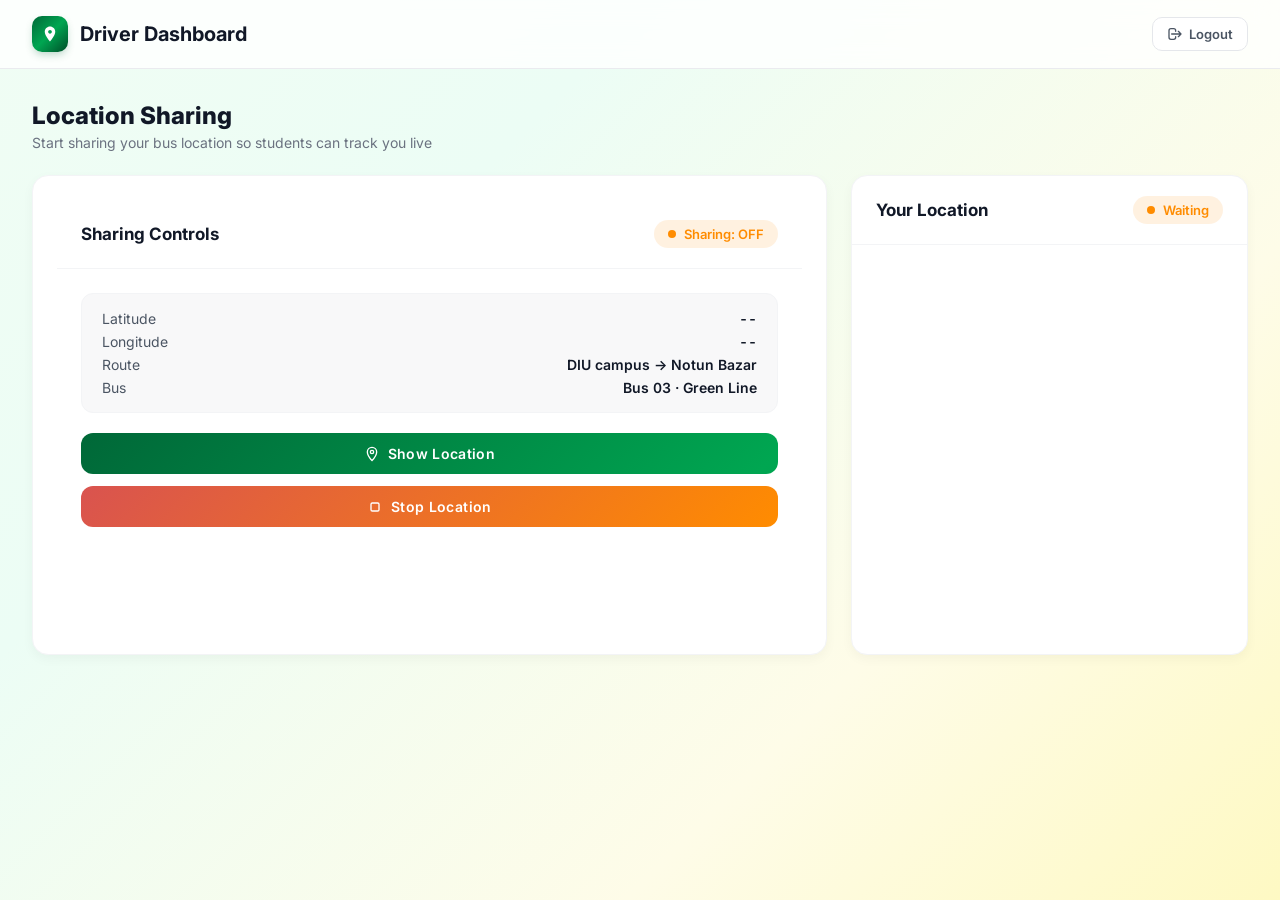
<file: driver-dashboard.html>
<!DOCTYPE html>
<html lang="en">
<head>
    <!-- Basic page info -->
    <meta charset="utf-8">
    <meta name="viewport" content="width=device-width, initial-scale=1">
    <meta name="description" content="Driver Dashboard - Share your DIU Bus Tracker location in real-time with one button.">
    <title>DIU Bus Tracker - Driver Dashboard</title>

    <!-- Google font (Inter) -->
    <link rel="preconnect" href="https://fonts.googleapis.com">
    <link rel="preconnect" href="https://fonts.gstatic.com" crossorigin>
    <link href="https://fonts.googleapis.com/css2?family=Inter:wght@400;500;600;700;800&display=swap" rel="stylesheet">

    <!-- Our stylesheet (dashboard styles are under body.dashboard-page) -->
    <link rel="stylesheet" href="style.css">
</head>
<body class="dashboard-page">

<!-- ======================= DASHBOARD LAYOUT ======================= -->
<div class="dashboard-main">
    <!-- Top bar: title + logout -->
    <header class="dashboard-topbar">
        <div class="topbar-brand">
            <!-- Small logo icon -->
            <div class="topbar-brand-icon gradient-bg">
                <svg viewBox="0 0 24 24">
                    <path d="M12 2C8.13 2 5 5.13 5 9c0 5.25 7 13 7 13s7-7.75 7-13c0-3.87-3.13-7-7-7zm0 9.5c-1.38 0-2.5-1.12-2.5-2.5s1.12-2.5 2.5-2.5 2.5 1.12 2.5 2.5-1.12 2.5-2.5 2.5z"/>
                </svg>
            </div>
            <h1 class="topbar-title">Driver Dashboard</h1>
        </div>
        <!-- Logout button -->
        <div class="topbar-actions">
            <a href="login.html" class="topbar-back">
                <svg viewBox="0 0 24 24"><path d="M17 16l4-4m0 0l-4-4m4 4H7m6 4v1a3 3 0 01-3 3H6a3 3 0 01-3-3V7a3 3 0 013-3h4a3 3 0 013 3v1"/></svg>
                Logout
            </a>
        </div>
    </header>

    <!-- ======================= MAIN CONTENT ======================= -->
    <main class="dashboard-content">
        <!-- Page heading -->
        <div class="dashboard-head">
            <h1>Location Sharing</h1>
            <p>Start sharing your bus location so students can track you live</p>
        </div>

        <!-- Two-column grid: controls + map -->
        <div class="dashboard-grid">
            <!-- Sharing controls card -->
            <div class="dashboard-card">
                <div class="card-head">
                    <h3 class="card-title">Sharing Controls</h3>
                    <!-- Status pill (changes to ON when sharing) -->
                    <span class="dashboard-status" id="driver-status">
                        <span class="dashboard-status-dot" id="driver-status-dot"></span>
                        <span id="driver-status-text">Sharing: OFF</span>
                    </span>
                </div>
                <div class="card-body">
                    <!-- Current coordinates readout -->
                    <div class="driver-coords">
                        <p>Latitude <span id="lat">--</span></p>
                        <p>Longitude <span id="lng">--</span></p>
                        <p>Route <span>DIU campus &rarr; Notun Bazar</span></p>
                        <p>Bus <span>Bus 03 &middot; Green Line</span></p>
                    </div>

                    <!-- Start / Stop buttons -->
                    <div class="driver-actions">
                        <button type="button" class="btn-driver btn-driver-show" onclick="startSharing()">
                            <svg viewBox="0 0 24 24">
                                <path d="M12 2C8.13 2 5 5.13 5 9c0 5.25 7 13 7 13s7-7.75 7-13c0-3.87-3.13-7-7-7zm0 9.5c-1.38 0-2.5-1.12-2.5-2.5s1.12-2.5 2.5-2.5 2.5 1.12 2.5 2.5-1.12 2.5-2.5 2.5z"/>
                            </svg>
                            Show Location
                        </button>
                        <button type="button" class="btn-driver btn-driver-stop" onclick="stopSharing()">
                            <svg viewBox="0 0 24 24">
                                <rect x="6" y="6" width="12" height="12" rx="2"/>
                            </svg>
                            Stop Location
                        </button>
                    </div>
                </div>
            </div>

            <!-- Map card showing the current location -->
            <div class="dashboard-card map-card">
                <div class="card-head">
                    <h3 class="card-title">Your Location</h3>
                    <span class="dashboard-status" id="map-status">
                        <span class="dashboard-status-dot"></span>
                        <span id="map-status-text">Waiting</span>
                    </span>
                </div>
                <div class="static-map">
                    <!-- OpenStreetMap embed (free, no API key) -->
                    <iframe
                        title="Driver location map"
                        src="https://www.openstreetmap.org/export/embed.html?bbox=90.402500%2C23.805300%2C90.422500%2C23.815300&layer=mapnik&marker=23.810300%2C90.412500"
                        loading="lazy">
                    </iframe>
                </div>
            </div>
        </div>
    </main>
</div>

<!-- ======================= SHARING SCRIPT ======================= -->
<script>
    // Sharing timer id (null = not sharing right now)
    var sharingTimer = null;

    // Starting position (near DIU campus). If the browser GPS
    // is unavailable we keep moving this fake location.
    var simLat = 23.8103;
    var simLng = 90.4125;

    // Turn ON location sharing
    function startSharing() {
        var status = document.getElementById('driver-status');
        var statusDot = document.getElementById('driver-status-dot');
        var statusText = document.getElementById('driver-status-text');
        var mapStatus = document.getElementById('map-status');

        // Show the "ON" style on the pills
        status.classList.add('on');
        mapStatus.classList.add('on');
        statusDot.classList.add('active');
        mapStatus.querySelector('.dashboard-status-dot').classList.add('active');
        statusText.textContent = 'Sharing: ON';
        document.getElementById('map-status-text').textContent = 'Live';

        // Try to get the real GPS position from the browser
        if (navigator.geolocation) {
            navigator.geolocation.getCurrentPosition(function (position) {
                simLat = position.coords.latitude;
                simLng = position.coords.longitude;
                updateCoords();
            }, function () {
                simulateMovement(); // GPS blocked -> use fake movement
            });
        } else {
            simulateMovement(); // Browser has no GPS -> fake movement
        }

        // Move the marker every 3 seconds while sharing
        if (!sharingTimer) {
            sharingTimer = setInterval(simulateMovement, 3000);
        }
    }

    // Turn OFF location sharing
    function stopSharing() {
        document.getElementById('driver-status').classList.remove('on');
        document.getElementById('map-status').classList.remove('on');
        document.getElementById('driver-status-dot').classList.remove('active');
        document.getElementById('map-status').querySelector('.dashboard-status-dot').classList.remove('active');
        document.getElementById('driver-status-text').textContent = 'Sharing: OFF';
        document.getElementById('map-status-text').textContent = 'Waiting';

        // Stop the timer so the marker stops moving
        if (sharingTimer) {
            clearInterval(sharingTimer);
            sharingTimer = null;
        }
    }

    // Small random step so the marker "moves" on the map
    function simulateMovement() {
        simLat += (Math.random() - 0.5) * 0.0008;
        simLng += (Math.random() - 0.5) * 0.0008;
        updateCoords();
    }

    // Show the current coordinates on the page
    function updateCoords() {
        document.getElementById('lat').textContent = simLat.toFixed(6);
        document.getElementById('lng').textContent = simLng.toFixed(6);
    }
</script>

</body>
</html>
</file>
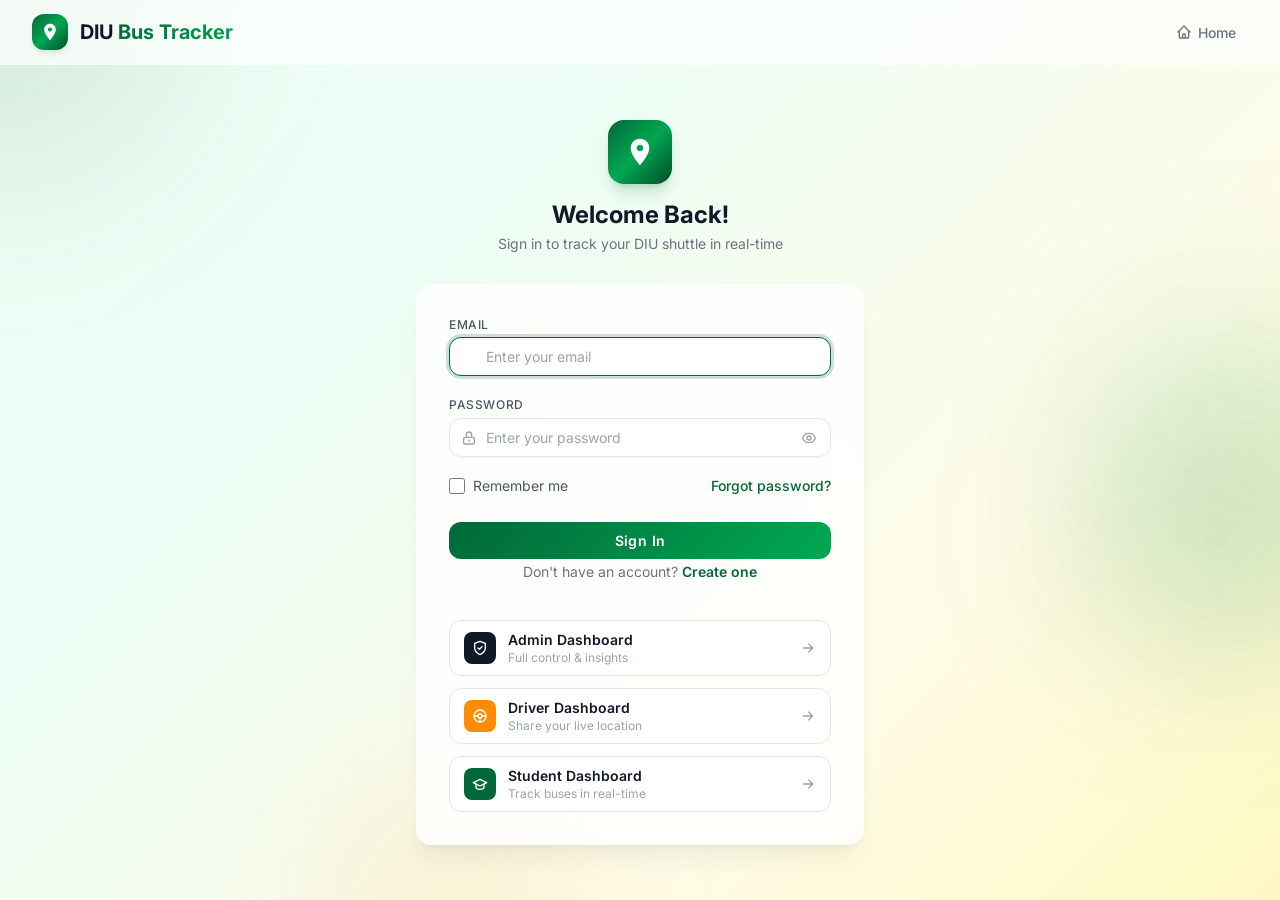
<file: login.html>
<!DOCTYPE html>
<html lang="en">
<head>
    <!-- Basic page info -->
    <meta charset="utf-8">
    <meta name="viewport" content="width=device-width, initial-scale=1">
    <meta name="description" content="Sign in to DIU Bus Tracker to track your Dhaka International University shuttle in real-time.">
    <title>DIU Bus Tracker - Login</title>

    <!-- Google font (Inter) -->
    <link rel="preconnect" href="https://fonts.googleapis.com">
    <link rel="preconnect" href="https://fonts.gstatic.com" crossorigin>
    <link href="https://fonts.googleapis.com/css2?family=Inter:wght@400;500;600;700;800&display=swap" rel="stylesheet">

    <!-- Our stylesheet (auth page styles are under body.auth-page) -->
    <link rel="stylesheet" href="style.css">
</head>
<body class="auth-page">

<!-- Decorative blurred circles in the background -->
<div class="bg-blobs">
    <div class="blob animate-float" style="width: 24rem; height: 24rem; background: rgba(0, 104, 56, 0.1); top: -12rem; left: -12rem;"></div>
    <div class="blob animate-float-slow" style="width: 20rem; height: 20rem; background: rgba(0, 166, 81, 0.1); top: 33%; right: -8rem; animation-delay: -3s;"></div>
    <div class="blob animate-float" style="width: 16rem; height: 16rem; background: rgba(255, 140, 0, 0.1); bottom: -8rem; left: 25%; animation-delay: -6s;"></div>
    <div class="blob animate-float-slow" style="width: 18rem; height: 18rem; background: rgba(0, 104, 56, 0.1); bottom: 25%; right: -5rem; animation-delay: -9s;"></div>
</div>

<!-- ======================= NAVBAR (auth pages) ======================= -->
<nav class="navbar">
    <div class="nav-inner">
        <!-- Logo that links back to the home page -->
        <a href="index.html" class="nav-logo">
            <div class="nav-logo-icon gradient-bg">
                <svg viewBox="0 0 24 24">
                    <path d="M12 2C8.13 2 5 5.13 5 9c0 5.25 7 13 7 13s7-7.75 7-13c0-3.87-3.13-7-7-7zm0 9.5c-1.38 0-2.5-1.12-2.5-2.5s1.12-2.5 2.5-2.5 2.5 1.12 2.5 2.5-1.12 2.5-2.5 2.5z"/>
                </svg>
            </div>
            <span class="nav-logo-text">DIU <span class="gradient-text">Bus Tracker</span></span>
        </a>

        <!-- Home button -->
        <a href="index.html" class="nav-home">
            <svg viewBox="0 0 24 24">
                <path d="M3 12l2-2m0 0l7-7 7 7M5 10v10a1 1 0 001 1h3m10-11l2 2m-2-2v10a1 1 0 01-1 1h-3m-6 0a1 1 0 001-1v-4a1 1 0 011-1h2a1 1 0 011 1v4a1 1 0 001 1m-6 0h6"/>
            </svg>
            Home
        </a>
    </div>
</nav>

<!-- ======================= LOGIN FORM AREA ======================= -->
<div class="auth-area">
    <div class="auth-card">
        <!-- Card header: logo, title, subtitle -->
        <div class="auth-header">
            <div class="auth-logo gradient-bg">
                <svg viewBox="0 0 24 24">
                    <path d="M12 2C8.13 2 5 5.13 5 9c0 5.25 7 13 7 13s7-7.75 7-13c0-3.87-3.13-7-7-7zm0 9.5c-1.38 0-2.5-1.12-2.5-2.5s1.12-2.5 2.5-2.5 2.5 1.12 2.5 2.5-1.12 2.5-2.5 2.5z"/>
                </svg>
            </div>
            <h2 class="auth-title">Welcome Back!</h2>
            <p class="auth-subtitle">Sign in to track your DIU shuttle in real-time</p>
        </div>

        <!-- Frosted glass panel holding the form -->
        <div class="glass-card">
            <form class="form" action="#" method="post">
                <!-- Email field -->
                <div class="field">
                    <label for="email">Email</label>
                    <div class="input-wrap">
                        <div class="input-icon">
                            <svg viewBox="0 0 24 24">
                                <path d="M3 8l7.89 5.26a2 2 0 002.22 0L21 8M5 19h14a2 2 0 002-2V7a2 2 0 00-2-2H5a2 2 0 00-2 2v10a2 2 0 002 2z"/>
                            </svg>
                        </div>
                        <input class="input input-with-icon" id="email" type="email" name="email" placeholder="Enter your email" required autocomplete="username" autofocus>
                    </div>
                </div>

                <!-- Password field with show/hide eye button -->
                <div class="field">
                    <label for="password">Password</label>
                    <div class="input-wrap">
                        <div class="input-icon">
                            <svg viewBox="0 0 24 24">
                                <path d="M12 15v2m-6 4h12a2 2 0 002-2v-6a2 2 0 00-2-2H6a2 2 0 00-2 2v6a2 2 0 002 2zm10-10V7a4 4 0 00-8 0v4h8z"/>
                            </svg>
                        </div>
                        <input class="input input-with-icon input-with-eye" id="password" type="password" name="password" placeholder="Enter your password" required autocomplete="current-password">
                        <button type="button" class="eye-btn" onclick="togglePassword()" aria-label="Toggle password visibility">
                            <svg id="eye-icon" viewBox="0 0 24 24">
                                <path d="M15 12a3 3 0 11-6 0 3 3 0 016 0z"/>
                                <path d="M2.458 12C3.732 7.943 7.523 5 12 5c4.478 0 8.268 2.943 9.542 7-1.274 4.057-5.064 7-9.542 7-4.477 0-8.268-2.943-9.542-7z"/>
                            </svg>
                        </button>
                    </div>
                </div>

                <!-- Remember me + forgot password row -->
                <div class="form-options">
                    <label class="checkbox-label" for="remember_me">
                        <input id="remember_me" type="checkbox" name="remember">
                        <span>Remember me</span>
                    </label>
                    <a class="link" href="#">Forgot password?</a>
                </div>

                <!-- Submit button -->
                <button type="submit" class="btn-submit">Sign In</button>
            </form>

            <!-- Link to the register page -->
            <p class="card-footer">
                Don't have an account?
                <a class="link" href="register.html">Create one</a>
            </p>
            <br />
            <br />
            <!-- ============ ROLE QUICK LINKS ============ -->
            <!-- One-click shortcuts to each dashboard (demo links) -->
            <div class="role-buttons">
                <!-- Admin dashboard link -->
                <a href="admin-dashboard.html" class="role-btn role-btn-dark">
                    <span class="role-btn-icon">
                        <svg viewBox="0 0 24 24">
                            <path d="M12 22s8-4 8-10V5l-8-3-8 3v7c0 6 8 10 8 10z"/>
                            <path d="M9 12l2 2 4-4"/>
                        </svg>
                    </span>
                    <span class="role-btn-text">
                        <span class="role-btn-title">Admin Dashboard</span>
                        <span class="role-btn-sub">Full control &amp; insights</span>
                    </span>
                    <svg class="role-btn-arrow" viewBox="0 0 24 24">
                        <path d="M5 12h14m-6-6l6 6-6 6"/>
                    </svg>
                </a>

                <!-- Driver dashboard link -->
                <a href="driver-dashboard.html" class="role-btn role-btn-orange">
                    <span class="role-btn-icon">
                        <svg viewBox="0 0 24 24">
                            <circle cx="12" cy="12" r="9"/>
                            <circle cx="12" cy="12" r="3"/>
                            <path d="M12 15v6M3 12h6M15 12h6"/>
                        </svg>
                    </span>
                    <span class="role-btn-text">
                        <span class="role-btn-title">Driver Dashboard</span>
                        <span class="role-btn-sub">Share your live location</span>
                    </span>
                    <svg class="role-btn-arrow" viewBox="0 0 24 24">
                        <path d="M5 12h14m-6-6l6 6-6 6"/>
                    </svg>
                </a>

                <!-- Student dashboard link -->
                <a href="student-dashboard.html" class="role-btn role-btn-green">
                    <span class="role-btn-icon">
                        <svg viewBox="0 0 24 24">
                            <path d="M22 10L12 5 2 10l10 5 10-5z"/>
                            <path d="M6 12v5c0 1.5 2.5 3 6 3s6-1.5 6-3v-5"/>
                        </svg>
                    </span>
                    <span class="role-btn-text">
                        <span class="role-btn-title">Student Dashboard</span>
                        <span class="role-btn-sub">Track buses in real-time</span>
                    </span>
                    <svg class="role-btn-arrow" viewBox="0 0 24 24">
                        <path d="M5 12h14m-6-6l6 6-6 6"/>
                    </svg>
                </a>
            </div>

        </div>
    </div>
</div>

<!-- Our JavaScript file (for the password show/hide) -->
<script src="script.js"></script>

</body>
</html>
</file>
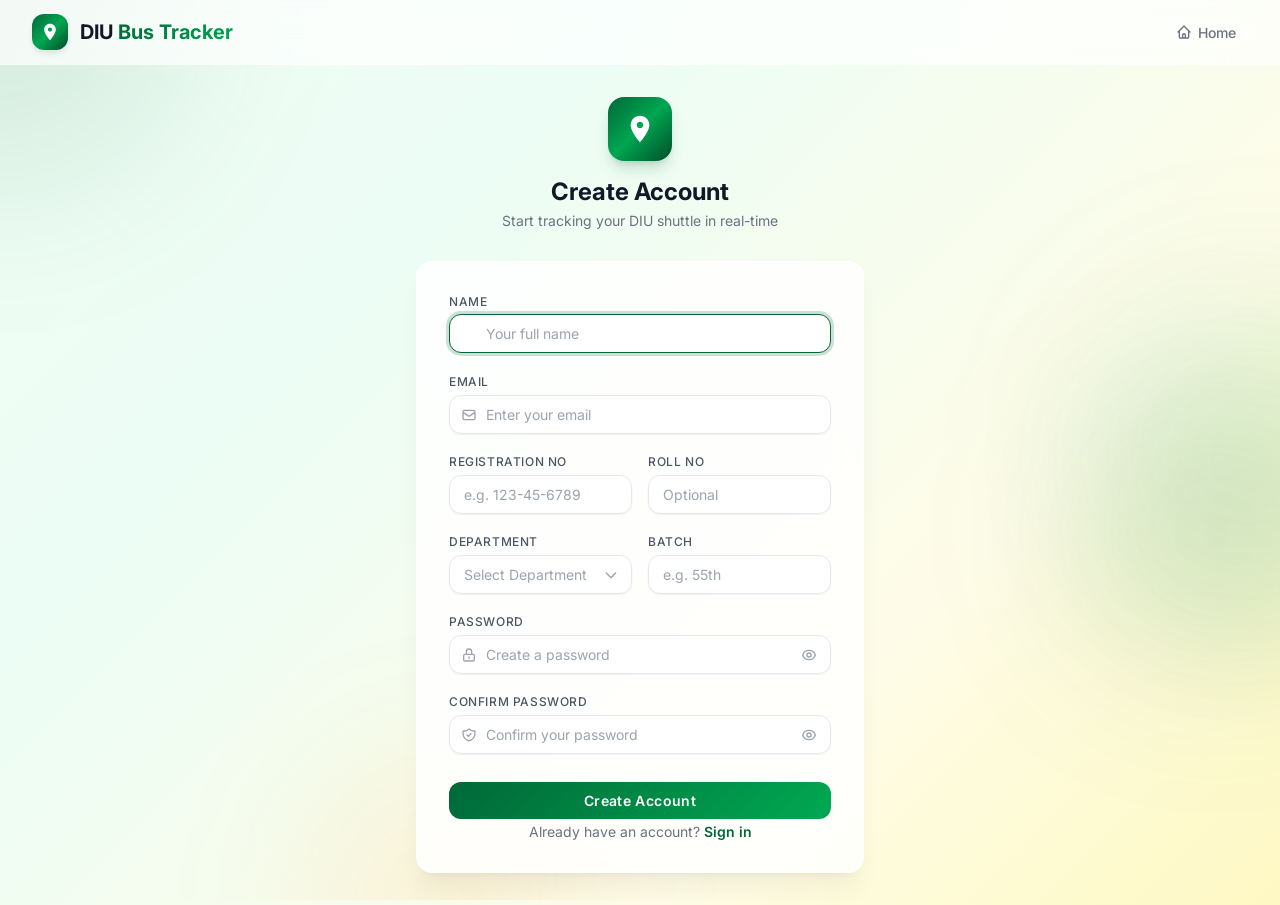
<file: register.html>
<!DOCTYPE html>
<html lang="en">
<head>
    <!-- Basic page info -->
    <meta charset="utf-8">
    <meta name="viewport" content="width=device-width, initial-scale=1">
    <meta name="description" content="Create an account on DIU Bus Tracker to track your Dhaka International University shuttle in real-time.">
    <title>DIU Bus Tracker - Register</title>

    <!-- Google font (Inter) -->
    <link rel="preconnect" href="https://fonts.googleapis.com">
    <link rel="preconnect" href="https://fonts.gstatic.com" crossorigin>
    <link href="https://fonts.googleapis.com/css2?family=Inter:wght@400;500;600;700;800&display=swap" rel="stylesheet">

    <!-- Our stylesheet (auth page styles are under body.auth-page) -->
    <link rel="stylesheet" href="style.css">
</head>
<body class="auth-page">

<!-- Decorative blurred circles in the background -->
<div class="bg-blobs">
    <div class="blob animate-float" style="width: 24rem; height: 24rem; background: rgba(0, 104, 56, 0.1); top: -12rem; left: -12rem;"></div>
    <div class="blob animate-float-slow" style="width: 20rem; height: 20rem; background: rgba(0, 166, 81, 0.1); top: 33%; right: -8rem; animation-delay: -3s;"></div>
    <div class="blob animate-float" style="width: 16rem; height: 16rem; background: rgba(255, 140, 0, 0.1); bottom: -8rem; left: 25%; animation-delay: -6s;"></div>
    <div class="blob animate-float-slow" style="width: 18rem; height: 18rem; background: rgba(0, 104, 56, 0.1); bottom: 25%; right: -5rem; animation-delay: -9s;"></div>
</div>

<!-- ======================= NAVBAR (auth pages) ======================= -->
<nav class="navbar">
    <div class="nav-inner">
        <!-- Logo that links back to the home page -->
        <a href="index.html" class="nav-logo">
            <div class="nav-logo-icon gradient-bg">
                <svg viewBox="0 0 24 24">
                    <path d="M12 2C8.13 2 5 5.13 5 9c0 5.25 7 13 7 13s7-7.75 7-13c0-3.87-3.13-7-7-7zm0 9.5c-1.38 0-2.5-1.12-2.5-2.5s1.12-2.5 2.5-2.5 2.5 1.12 2.5 2.5-1.12 2.5-2.5 2.5z"/>
                </svg>
            </div>
            <span class="nav-logo-text">DIU <span class="gradient-text">Bus Tracker</span></span>
        </a>

        <!-- Home button -->
        <a href="index.html" class="nav-home">
            <svg viewBox="0 0 24 24">
                <path d="M3 12l2-2m0 0l7-7 7 7M5 10v10a1 1 0 001 1h3m10-11l2 2m-2-2v10a1 1 0 01-1 1h-3m-6 0a1 1 0 001-1v-4a1 1 0 011-1h2a1 1 0 011 1v4a1 1 0 001 1m-6 0h6"/>
            </svg>
            Home
        </a>
    </div>
</nav>

<!-- ======================= REGISTER FORM AREA ======================= -->
<div class="auth-area">
    <div class="auth-card">
        <!-- Card header: logo, title, subtitle -->
        <div class="auth-header">
            <div class="auth-logo gradient-bg">
                <svg viewBox="0 0 24 24">
                    <path d="M12 2C8.13 2 5 5.13 5 9c0 5.25 7 13 7 13s7-7.75 7-13c0-3.87-3.13-7-7-7zm0 9.5c-1.38 0-2.5-1.12-2.5-2.5s1.12-2.5 2.5-2.5 2.5 1.12 2.5 2.5-1.12 2.5-2.5 2.5z"/>
                </svg>
            </div>
            <h2 class="auth-title">Create Account</h2>
            <p class="auth-subtitle">Start tracking your DIU shuttle in real-time</p>
        </div>

        <!-- Frosted glass panel holding the form -->
        <div class="glass-card">
            <form class="form" action="#" method="post">
                <!-- Full name field -->
                <div class="field">
                    <label for="name">Name</label>
                    <div class="input-wrap">
                        <div class="input-icon">
                            <svg viewBox="0 0 24 24">
                                <path d="M16 7a4 4 0 11-8 0 4 4 0 018 0zM12 14a7 7 0 00-7 7h14a7 7 0 00-7-7z"/>
                            </svg>
                        </div>
                        <input class="input input-with-icon" id="name" type="text" name="name" placeholder="Your full name" required autocomplete="name" autofocus>
                    </div>
                </div>

                <!-- Email field -->
                <div class="field">
                    <label for="email">Email</label>
                    <div class="input-wrap">
                        <div class="input-icon">
                            <svg viewBox="0 0 24 24">
                                <path d="M3 8l7.89 5.26a2 2 0 002.22 0L21 8M5 19h14a2 2 0 002-2V7a2 2 0 00-2-2H5a2 2 0 00-2 2v10a2 2 0 002 2z"/>
                            </svg>
                        </div>
                        <input class="input input-with-icon" id="email" type="email" name="email" placeholder="Enter your email" required autocomplete="username">
                    </div>
                </div>

                <!-- Two side-by-side fields: registration no + roll no -->
                <div class="field-row">
                    <div class="field">
                        <label for="reg_no">Registration No</label>
                        <input class="input" id="reg_no" type="text" name="reg_no" placeholder="e.g. 123-45-6789" required>
                    </div>
                    <div class="field">
                        <label for="roll_no">Roll No</label>
                        <input class="input" id="roll_no" type="text" name="roll_no" placeholder="Optional">
                    </div>
                </div>

                <!-- Two side-by-side fields: department dropdown + batch -->
                <div class="field-row">
                    <div class="field">
                        <label for="department">Department</label>
                        <select class="select" id="department" name="department" required>
                            <option value="" selected disabled>Select Department</option>
                            <option value="CSE">CSE</option>
                            <option value="EEE">EEE</option>
                            <option value="CIVIL">CIVIL</option>
                            <option value="LAW">LAW</option>
                            <option value="ENGLISH">ENGLISH</option>
                            <option value="MICROBIOLOGY">MICROBIOLOGY</option>
                        </select>
                    </div>
                    <div class="field">
                        <label for="batch">Batch</label>
                        <input class="input" id="batch" type="text" name="batch" placeholder="e.g. 55th">
                    </div>
                </div>

                <!-- Password field with show/hide eye button -->
                <div class="field">
                    <label for="password">Password</label>
                    <div class="input-wrap">
                        <div class="input-icon">
                            <svg viewBox="0 0 24 24">
                                <path d="M12 15v2m-6 4h12a2 2 0 002-2v-6a2 2 0 00-2-2H6a2 2 0 00-2 2v6a2 2 0 002 2zm10-10V7a4 4 0 00-8 0v4h8z"/>
                            </svg>
                        </div>
                        <input class="input input-with-icon input-with-eye" id="password" type="password" name="password" placeholder="Create a password" required autocomplete="new-password">
                        <button type="button" class="eye-btn" onclick="togglePassword()" aria-label="Toggle password visibility">
                            <svg id="eye-icon" viewBox="0 0 24 24">
                                <path d="M15 12a3 3 0 11-6 0 3 3 0 016 0z"/>
                                <path d="M2.458 12C3.732 7.943 7.523 5 12 5c4.478 0 8.268 2.943 9.542 7-1.274 4.057-5.064 7-9.542 7-4.477 0-8.268-2.943-9.542-7z"/>
                            </svg>
                        </button>
                    </div>
                </div>

                <!-- Confirm password field with its own eye button -->
                <div class="field">
                    <label for="password_confirmation">Confirm Password</label>
                    <div class="input-wrap">
                        <div class="input-icon">
                            <svg viewBox="0 0 24 24">
                                <path d="M9 12l2 2 4-4m5.618-4.016A11.955 11.955 0 0112 2.944a11.955 11.955 0 01-8.618 3.04A12.02 12.02 0 003 9c0 5.591 3.824 10.29 9 11.622 5.176-1.332 9-6.03 9-11.622 0-1.042-.133-2.052-.382-3.016z"/>
                            </svg>
                        </div>
                        <input class="input input-with-icon input-with-eye" id="password_confirmation" type="password" name="password_confirmation" placeholder="Confirm your password" required autocomplete="new-password">
                        <button type="button" class="eye-btn" onclick="toggleConfirmPassword()" aria-label="Toggle password visibility">
                            <svg id="eye-icon-confirm" viewBox="0 0 24 24">
                                <path d="M15 12a3 3 0 11-6 0 3 3 0 016 0z"/>
                                <path d="M2.458 12C3.732 7.943 7.523 5 12 5c4.478 0 8.268 2.943 9.542 7-1.274 4.057-5.064 7-9.542 7-4.477 0-8.268-2.943-9.542-7z"/>
                            </svg>
                        </button>
                    </div>
                </div>

                <!-- Submit button -->
                <button type="submit" class="btn-submit">Create Account</button>
            </form>

            <!-- Link to the login page -->
            <p class="card-footer">
                Already have an account?
                <a class="link" href="login.html">Sign in</a>
            </p>
        </div>
    </div>
</div>

<!-- Our JavaScript file (for the password show/hide) -->
<script src="script.js"></script>

</body>
</html>
</file>
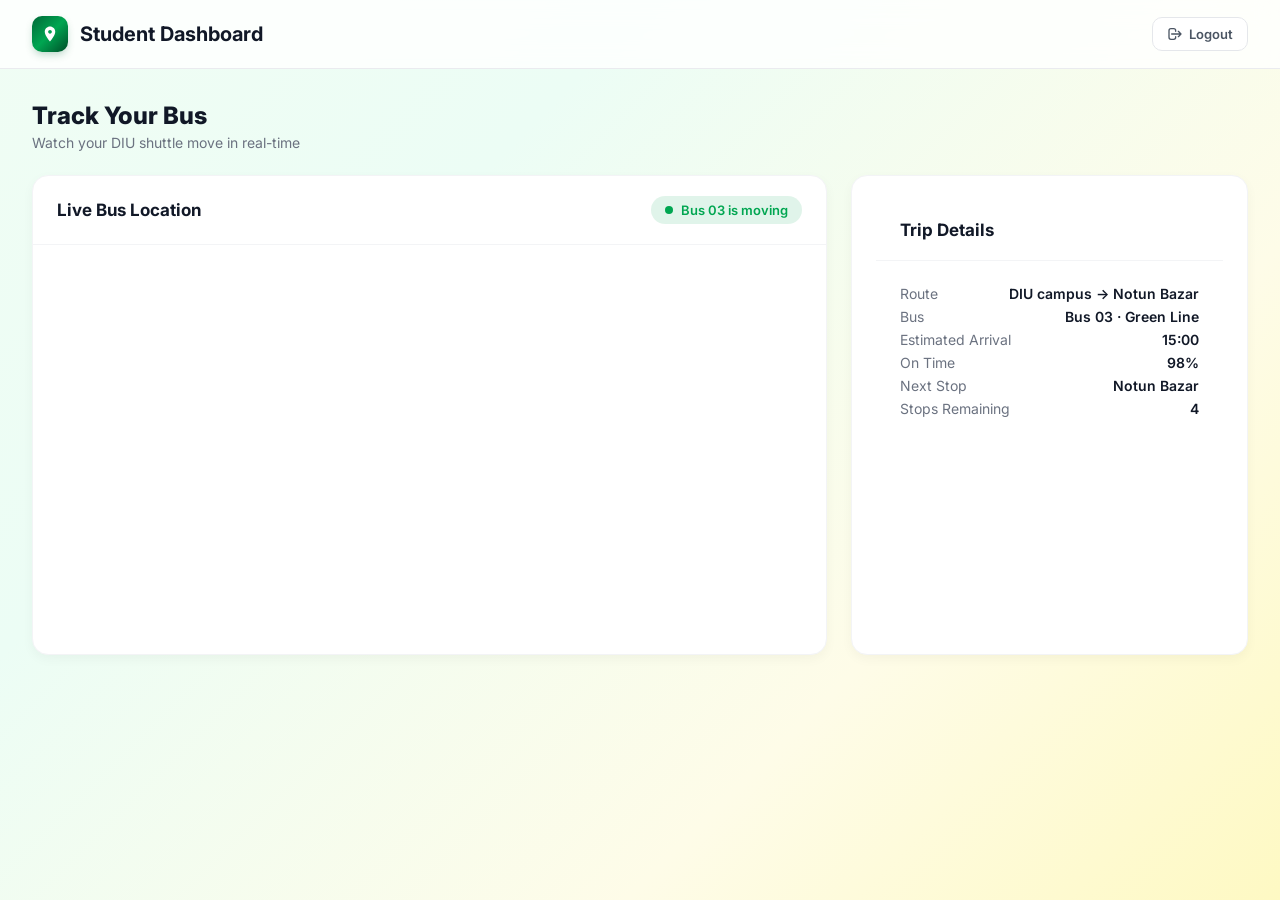
<file: student-dashboard.html>
<!DOCTYPE html>
<html lang="en">
<head>
    <!-- Basic page info -->
    <meta charset="utf-8">
    <meta name="viewport" content="width=device-width, initial-scale=1">
    <meta name="description" content="Student Dashboard - Track your DIU Bus Tracker shuttle in real-time on the live map.">
    <title>DIU Bus Tracker - Student Dashboard</title>

    <!-- Google font (Inter) -->
    <link rel="preconnect" href="https://fonts.googleapis.com">
    <link rel="preconnect" href="https://fonts.gstatic.com" crossorigin>
    <link href="https://fonts.googleapis.com/css2?family=Inter:wght@400;500;600;700;800&display=swap" rel="stylesheet">

    <!-- Our stylesheet (dashboard styles are under body.dashboard-page) -->
    <link rel="stylesheet" href="style.css">
</head>
<body class="dashboard-page">

<!-- ======================= DASHBOARD LAYOUT ======================= -->
<div class="dashboard-main">
    <!-- Top bar: title + logout -->
    <header class="dashboard-topbar">
        <div class="topbar-brand">
            <!-- Small logo icon -->
            <div class="topbar-brand-icon gradient-bg">
                <svg viewBox="0 0 24 24">
                    <path d="M12 2C8.13 2 5 5.13 5 9c0 5.25 7 13 7 13s7-7.75 7-13c0-3.87-3.13-7-7-7zm0 9.5c-1.38 0-2.5-1.12-2.5-2.5s1.12-2.5 2.5-2.5 2.5 1.12 2.5 2.5-1.12 2.5-2.5 2.5z"/>
                </svg>
            </div>
            <h1 class="topbar-title">Student Dashboard</h1>
        </div>
        <!-- Logout button -->
        <div class="topbar-actions">
            <a href="login.html" class="topbar-back">
                <svg viewBox="0 0 24 24"><path d="M17 16l4-4m0 0l-4-4m4 4H7m6 4v1a3 3 0 01-3 3H6a3 3 0 01-3-3V7a3 3 0 013-3h4a3 3 0 013 3v1"/></svg>
                Logout
            </a>
        </div>
    </header>

    <!-- ======================= MAIN CONTENT ======================= -->
    <main class="dashboard-content">
        <!-- Page heading -->
        <div class="dashboard-head">
            <h1>Track Your Bus</h1>
            <p>Watch your DIU shuttle move in real-time</p>
        </div>

        <!-- Two-column grid: live map + trip details -->
        <div class="dashboard-grid">
            <!-- Live bus map card -->
            <div class="dashboard-card map-card map-tall">
                <div class="card-head">
                    <h3 class="card-title">Live Bus Location</h3>
                    <span class="dashboard-status on">
                        <span class="dashboard-status-dot active"></span>
                        Bus 03 is moving
                    </span>
                </div>
                <div class="static-map">
                    <!-- OpenStreetMap embed (free, no API key) -->
                    <iframe
                        title="Bus location map"
                        src="https://www.openstreetmap.org/export/embed.html?bbox=90.402500%2C23.805300%2C90.422500%2C23.815300&layer=mapnik&marker=23.810300%2C90.412500"
                        loading="lazy">
                    </iframe>
                </div>
            </div>

            <!-- Trip details card -->
            <div class="dashboard-card">
                <div class="card-head">
                    <h3 class="card-title">Trip Details</h3>
                </div>
                <div class="card-body">
                    <div class="info-list">
                        <div class="info-list-row">
                            <span>Route</span>
                            <span>DIU campus &rarr; Notun Bazar</span>
                        </div>
                        <div class="info-list-row">
                            <span>Bus</span>
                            <span>Bus 03 &middot; Green Line</span>
                        </div>
                        <div class="info-list-row">
                            <span>Estimated Arrival</span>
                            <span class="green">15:00</span>
                        </div>
                        <div class="info-list-row">
                            <span>On Time</span>
                            <span class="green">98%</span>
                        </div>
                        <div class="info-list-row">
                            <span>Next Stop</span>
                            <span>Notun Bazar</span>
                        </div>
                        <div class="info-list-row">
                            <span>Stops Remaining</span>
                            <span>4</span>
                        </div>
                    </div>
                </div>
            </div>
        </div>
    </main>
</div>

</body>
</html>
</file>
<file: style.css>
/* ==========================================================================
   DIU Bus Tracker - Global Stylesheet
   Styles for index.html (landing page), login.html and register.html (auth pages)
   ========================================================================== */

/* 1. Colors
   Hex colors are written directly in every rule (no variables) for beginners.
   Main colors used: green #006838 / #00A651, orange #FF8C00, gray #F9FAFB - #111827 */

/* 2. Base & Reset */
* {
    margin: 0;
    padding: 0;
    box-sizing: border-box;
}

html {
    scroll-behavior: smooth;
}

body {
    font-family: 'Inter', system-ui, -apple-system, sans-serif;
    -webkit-font-smoothing: antialiased;
    background-color: #FFFFFF;
    color: #111827;
}

/* 3. Shared Utilities */
.gradient-bg {
    background: linear-gradient(135deg, #006838 0%, #00A651 50%, #004D28 100%);
}

.gradient-bg-hero {
    background: linear-gradient(135deg, #004D28 0%, #006838 40%, #00A651 100%);
}

.text-gradient {
    background: linear-gradient(135deg, #FF8C00, #FFA533);
    -webkit-background-clip: text;
    -webkit-text-fill-color: transparent;
    background-clip: text;
}

.gradient-text {
    background: linear-gradient(135deg, #006838, #00A651);
    -webkit-background-clip: text;
    background-clip: text;
    color: transparent;
}

.text-center {
    text-align: center;
}

.container {
    max-width: 80rem;
    margin: 0 auto;
    padding: 0 1rem;
}

@media (min-width: 640px) {
    .container { padding: 0 1.5rem; }
}

@media (min-width: 1024px) {
    .container { padding: 0 2rem; }
}

/* ==========================================================================
   4. Landing Page (index.html)
   ========================================================================== */

/* 4.1 Navbar
   Fixed top navigation bar with blur effect and links */
.navbar {
    position: fixed;
    top: 0;
    left: 0;
    right: 0;
    z-index: 50;
    background: rgba(255, 255, 255, 0.8);
    -webkit-backdrop-filter: blur(12px);
    backdrop-filter: blur(12px);
    border-bottom: 1px solid #F3F4F6;
    transition: box-shadow 0.3s ease;
}

/* Navbar shadow appears after the user scrolls down */
.navbar.scrolled {
    box-shadow: 0 4px 20px rgba(0, 0, 0, 0.06);
}

.nav-inner {
    display: flex;
    align-items: center;
    justify-content: space-between;
    height: 4rem;
}

.nav-left {
    display: flex;
    align-items: center;
    gap: 0.75rem;
}

/* Logo icon box */
.logo-box {
    width: 2rem;
    height: 2rem;
    border-radius: 0.5rem;
    display: flex;
    align-items: center;
    justify-content: center;
}

.logo-box svg {
    width: 1rem;
    height: 1rem;
    fill: #FFFFFF;
}

/* Brand name */
.brand {
    font-size: 1.25rem;
    font-weight: 700;
    color: #111827;
    text-decoration: none;
}

.brand span {
    color: #006838;
}

/* Desktop navigation links */
.nav-links {
    display: none;
    align-items: center;
    gap: 2rem;
}

.nav-links a {
    font-size: 0.875rem;
    font-weight: 500;
    color: #4B5563;
    text-decoration: none;
    transition: color 0.15s ease;
}

.nav-links a:hover {
    color: #006838;
}

/* Active page link in the navbar */
.nav-links a.active {
    color: #006838;
    font-weight: 600;
}

/* "Log in" link */
.btn-login {
    color: #4B5563;
}

.btn-login:hover {
    color: #006838;
}

/* "Get Started" CTA button */
.btn-get-started {
    display: inline-flex;
    align-items: center;
    padding: 0.5rem 1rem;
    background: #006838;
    color: #FFFFFF;
    font-size: 0.875rem;
    font-weight: 500;
    border-radius: 0.5rem;
    text-decoration: none;
    transition: background 0.2s ease, transform 0.2s ease;
}

.nav-links a.btn-get-started,
.mobile-menu a.btn-get-started {
    color: #FFFFFF;
}

.nav-links a.btn-get-started:hover,
.mobile-menu a.btn-get-started:hover {
    color: #FFFFFF;
}

.btn-get-started:hover {
    background: #004D28;
}

/* Hamburger menu button (mobile only) */
.menu-btn {
    display: block;
    padding: 0.5rem;
    border: none;
    background: transparent;
    border-radius: 0.5rem;
    color: #4B5563;
    cursor: pointer;
}

.menu-btn:hover {
    background: #F3F4F6;
}

.menu-btn svg {
    width: 1.5rem;
    height: 1.5rem;
}

/* Collapsible mobile navigation menu */
.mobile-menu {
    display: none;
    flex-direction: column;
    gap: 0.75rem;
    padding-bottom: 1rem;
    padding-top: 1rem;
    border-top: 1px solid #F3F4F6;
}

.mobile-menu.open {
    display: flex;
}

.mobile-menu a {
    font-size: 0.875rem;
    font-weight: 500;
    color: #4B5563;
    text-decoration: none;
}

.mobile-menu a:hover {
    color: #006838;
}

.mobile-menu .btn-get-started {
    justify-content: center;
    width: 100%;
}

@media (min-width: 768px) {
    .nav-links { display: flex; }
    .menu-btn { display: none; }
    .mobile-menu { display: none !important; }
}

/* 4.2 Hero Section
   Full-screen intro with live tracking badge, CTA buttons and mockup card */
.hero {
    position: relative;
    min-height: 100vh;
    display: flex;
    align-items: center;
    overflow: hidden;
}

/* DIU image covering the whole hero with a soft overlay for readability */
.hero-bg-overlay {
    position: absolute;
    top: 0;
    right: 0;
    bottom: 0;
    left: 0;
    background:
        linear-gradient(90deg, rgba(255, 255, 255, 0.97) 0%, rgba(255, 255, 255, 0.85) 45%, rgba(255, 255, 255, 0.55) 100%),
        url('images/DIU.png');
    background-size: cover;
    background-position: center;
}

/* Decorative blurred blobs in the hero background */
.hero-blob-orange {
    position: absolute;
    top: 5rem;
    right: 0;
    width: 24rem;
    height: 24rem;
    background: rgba(255, 140, 0, 0.1);
    border-radius: 9999px;
    filter: blur(64px);
}

.hero-blob-green {
    position: absolute;
    bottom: 0;
    left: 0;
    width: 20rem;
    height: 20rem;
    background: rgba(0, 166, 81, 0.1);
    border-radius: 9999px;
    filter: blur(64px);
}

.hero-content {
    position: relative;
    padding-top: 6rem;
    padding-bottom: 4rem;
}

@media (min-width: 768px) {
    .hero-content {
        padding-top: 8rem;
        padding-bottom: 6rem;
    }
}

/* Two-column hero layout (text left, mockup right) */
.hero-grid {
    display: grid;
    grid-template-columns: 1fr;
    gap: 3rem;
    align-items: center;
}

@media (min-width: 1024px) {
    .hero-grid {
        grid-template-columns: 1fr 1fr;
        gap: 4rem;
    }
}

.hero-left {
    text-align: center;
}

@media (min-width: 1024px) {
    .hero-left { text-align: left; }
}

/* Pulsing "Live Tracking Active" badge */
.badge {
    display: inline-flex;
    align-items: center;
    gap: 0.5rem;
    padding: 0.375rem 1rem;
    background: rgba(0, 104, 56, 0.1);
    border-radius: 9999px;
    color: #006838;
    font-size: 0.875rem;
    font-weight: 500;
    margin-bottom: 1.5rem;
}

.badge-dot {
    width: 0.5rem;
    height: 0.5rem;
    background: #006838;
    border-radius: 9999px;
    animation: pulse 2s cubic-bezier(0.4, 0, 0.6, 1) infinite;
}

@keyframes pulse {
    0%, 100% { opacity: 1; }
    50% { opacity: 0.4; }
}

.hero-title {
    font-size: 2.25rem;
    font-weight: 800;
    line-height: 1.25;
    margin-bottom: 1.5rem;
}

@media (min-width: 640px) {
    .hero-title { font-size: 3rem; }
}

@media (min-width: 1024px) {
    .hero-title { font-size: 3.75rem; }
}

.hero-subtitle {
    font-size: 1.125rem;
    color: #4B5563;
    line-height: 1.625;
    max-width: 36rem;
    margin: 0 auto 2rem;
}

@media (min-width: 640px) {
    .hero-subtitle { font-size: 1.25rem; }
}

@media (min-width: 1024px) {
    .hero-subtitle { margin-left: 0; }
}

/* Hero call-to-action buttons */
.hero-actions {
    display: flex;
    flex-direction: column;
    align-items: center;
    gap: 1rem;
}

@media (min-width: 640px) {
    .hero-actions {
        flex-direction: row;
        justify-content: center;
    }
}

@media (min-width: 1024px) {
    .hero-actions { justify-content: flex-start; }
}

/* Base button style */
.btn {
    display: inline-flex;
    align-items: center;
    justify-content: center;
    width: 100%;
    padding: 0.875rem 2rem;
    font-size: 1rem;
    font-weight: 600;
    border-radius: 0.75rem;
    text-decoration: none;
    transition: transform 0.2s ease, box-shadow 0.2s ease, background 0.2s ease;
}

@media (min-width: 640px) {
    .btn { width: auto; }
}

.btn svg {
    width: 1.25rem;
    height: 1.25rem;
    margin-right: 0.5rem;
}

/* Primary green gradient button ("Live Map") */
.btn-primary {
    background: linear-gradient(135deg, #006838 0%, #00A651 50%, #004D28 100%);
    color: #FFFFFF;
    box-shadow: 0 10px 15px -3px rgba(0, 0, 0, 0.1), 0 4px 6px -4px rgba(0, 0, 0, 0.1);
}

.btn-primary:hover {
    transform: translateY(-2px);
    box-shadow: 0 8px 25px -5px rgba(0, 166, 81, 0.4);
}

/* Orange outline button ("Driver Login") */
.btn-outline {
    border: 2px solid #FF8C00;
    color: #FF8C00;
}

.btn-outline:hover {
    background: #FF8C00;
    color: #FFFFFF;
    transform: translateY(-2px);
}

/* Small trust stats under the hero buttons */
.hero-stats {
    display: flex;
    align-items: center;
    gap: 1.5rem;
    margin-top: 2rem;
    justify-content: center;
    font-size: 0.875rem;
    color: #6B7280;
}

@media (min-width: 1024px) {
    .hero-stats { justify-content: flex-start; }
}

.hero-stat {
    display: flex;
    align-items: center;
    gap: 0.5rem;
}

.hero-stat svg {
    width: 1rem;
    height: 1rem;
    fill: #006838;
}

/* Right column: DIU image as a soft background with the mockup card on top */
/* Right column mockup (hidden until large screens) */
.hero-right {
    display: none;
    justify-content: center;
}

@media (min-width: 1024px) {
    .hero-right { display: flex; }
}

/* Mockup app card showing the bus tracker preview */
.mockup-card {
    position: relative;
    z-index: 2;
    width: 20rem;
    height: 24rem;
    border-radius: 1.5rem;
    display: flex;
    align-items: center;
    justify-content: center;
    box-shadow: 0 25px 50px -12px rgba(0, 0, 0, 0.25);
}

.mockup-inner {
    text-align: center;
    color: #FFFFFF;
    padding: 2rem;
}

/* Bus icon in the mockup */
.mockup-icon {
    width: 5rem;
    height: 5rem;
    background: rgba(255, 255, 255, 0.2);
    border-radius: 1rem;
    display: flex;
    align-items: center;
    justify-content: center;
    margin: 0 auto 1.5rem;
}

.mockup-icon svg {
    width: 2.5rem;
    height: 2.5rem;
    fill: #FFFFFF;
}

/* Progress bar showing the route progress */
.progress-track {
    width: 100%;
    background: rgba(255, 255, 255, 0.2);
    border-radius: 9999px;
    height: 0.5rem;
    margin-bottom: 1rem;
}

.progress-bar {
    background: #FFFFFF;
    border-radius: 9999px;
    height: 0.5rem;
    width: 75%;
}

.mockup-route {
    color: rgba(255, 255, 255, 0.8);
    font-size: 0.875rem;
    transition: opacity 0.3s ease, transform 0.3s ease;
}

.mockup-route.route-swap {
    opacity: 0;
    transform: translateY(-6px);
}

.mockup-time {
    font-size: 1.5rem;
    font-weight: 700;
    margin-top: 0.5rem;
}

.mockup-label {
    color: rgba(255, 255, 255, 0.6);
    font-size: 0.75rem;
}

/* "Live" indicator in the mockup */
.mockup-live {
    display: flex;
    align-items: center;
    justify-content: center;
    gap: 0.5rem;
    margin-top: 1rem;
}

.mockup-live-dot {
    width: 0.5rem;
    height: 0.5rem;
    background: #FF8C00;
    border-radius: 9999px;
    animation: pulse 2s cubic-bezier(0.4, 0, 0.6, 1) infinite;
}

.mockup-live span {
    color: rgba(255, 255, 255, 0.8);
    font-size: 0.75rem;
}

/* "98% On Time" corner badge on the mockup */
.on-time-badge {
    position: absolute;
    bottom: -1rem;
    right: -1rem;
    width: 6rem;
    height: 6rem;
    background: #FF8C00;
    border-radius: 1rem;
    display: flex;
    align-items: center;
    justify-content: center;
    box-shadow: 0 10px 15px -3px rgba(0, 0, 0, 0.1);
}

.on-time-badge .value {
    font-size: 1.5rem;
    font-weight: 700;
    color: #FFFFFF;
}

.on-time-badge .label {
    font-size: 0.625rem;
    opacity: 0.8;
    color: #FFFFFF;
}

/* 4.3 General Sections
   Shared layout for content sections (features, about, reviews) */
.section {
    padding: 5rem 0;
}

@media (min-width: 640px) {
    .section { padding: 7rem 0; }
}

/* Alternate gray background for alternating sections */
.section-gray {
    background: #F9FAFB;
}

/* Centered section heading block */
.section-heading {
    text-align: center;
    max-width: 42rem;
    margin: 0 auto 4rem;
}

.section-title {
    font-size: 1.875rem;
    font-weight: 800;
    margin-bottom: 1rem;
}

@media (min-width: 640px) {
    .section-title { font-size: 2.25rem; }
}

.section-title .green {
    color: #006838;
}

.section-subtitle {
    font-size: 1.125rem;
    color: #4B5563;
}

/* 4.4 How It Works Section
   Simple and attractive step cards */
.steps-grid {
    display: grid;
    grid-template-columns: 1fr;
    gap: 1.5rem;
}

@media (min-width: 640px) {
    .steps-grid { grid-template-columns: repeat(2, 1fr); }
}

@media (min-width: 1024px) {
    .steps-grid { grid-template-columns: repeat(4, 1fr); gap: 2rem; }
}

/* Individual step card */
.step-card {
    background: #FFFFFF;
    border-radius: 1rem;
    padding: 2rem 1.5rem;
    border: 1px solid #F3F4F6;
    box-shadow: 0 4px 12px rgba(0, 0, 0, 0.04);
    text-align: center;
    transition: transform 0.3s ease, box-shadow 0.3s ease;
}

.step-card:hover {
    transform: translateY(-4px);
    box-shadow: 0 15px 30px rgba(0, 104, 56, 0.12);
}

/* Small "Step 1" label pill */
.step-num {
    display: inline-block;
    padding: 0.25rem 0.75rem;
    border-radius: 9999px;
    background: rgba(0, 104, 56, 0.1);
    color: #006838;
    font-size: 0.75rem;
    font-weight: 700;
    letter-spacing: 0.05em;
    margin-bottom: 1rem;
}

.step-card.alt .step-num {
    background: rgba(255, 140, 0, 0.12);
    color: #FF8C00;
}

/* Rounded icon tile */
.step-icon {
    width: 3.5rem;
    height: 3.5rem;
    border-radius: 0.875rem;
    background: rgba(0, 104, 56, 0.1);
    color: #006838;
    display: flex;
    align-items: center;
    justify-content: center;
    margin: 0 auto 1.25rem;
}

/* Orange icon variant for alternating cards */
.step-icon.orange {
    background: rgba(255, 140, 0, 0.12);
    color: #FF8C00;
}

.step-icon svg {
    width: 1.5rem;
    height: 1.5rem;
    fill: none;
    stroke: currentColor;
    stroke-width: 2;
    stroke-linecap: round;
    stroke-linejoin: round;
}

.step-title {
    font-size: 1.125rem;
    font-weight: 700;
    margin-bottom: 0.5rem;
}

.step-text {
    color: #6B7280;
    font-size: 0.875rem;
    line-height: 1.625;
}

/* 4.5 Features Section
   Responsive grid of feature cards */
.features-grid {
    display: grid;
    grid-template-columns: 1fr;
    gap: 1.5rem;
}

@media (min-width: 640px) {
    .features-grid { grid-template-columns: repeat(2, 1fr); }
}

@media (min-width: 1024px) {
    .features-grid { grid-template-columns: repeat(4, 1fr); gap: 2rem; }
}

/* Individual feature card */
.feature-card {
    background: #FFFFFF;
    border-radius: 1rem;
    padding: 1.5rem;
    border: 1px solid #F3F4F6;
    transition: transform 0.3s ease, box-shadow 0.3s ease;
}

@media (min-width: 640px) {
    .feature-card { padding: 2rem; }
}

.feature-card:hover {
    transform: translateY(-4px);
    box-shadow: 0 20px 40px -12px rgba(0, 104, 56, 0.15);
}

/* Feature icon container */
.feature-icon {
    width: 3rem;
    height: 3rem;
    border-radius: 0.75rem;
    display: flex;
    align-items: center;
    justify-content: center;
    margin-bottom: 1.25rem;
}

/* Green icon variant (Driver Tracking, Real-Time GPS Map) */
.feature-icon.green {
    background: rgba(0, 104, 56, 0.1);
}

.feature-icon.green svg {
    stroke: #006838;
}

/* Orange icon variant (Estimated Arrival, Route Details) */
.feature-icon.orange {
    background: rgba(255, 140, 0, 0.1);
}

.feature-icon.orange svg {
    stroke: #FF8C00;
}

.feature-icon svg {
    width: 1.5rem;
    height: 1.5rem;
    fill: none;
    stroke-width: 2;
}

.feature-title {
    font-size: 1.125rem;
    font-weight: 700;
    margin-bottom: 0.5rem;
}

.feature-text {
    color: #4B5563;
    font-size: 0.875rem;
    line-height: 1.625;
}

.feature-text .green {
    font-weight: 600;
    color: #006838;
}

/* 4.6 About Section
   About DIU Bus Tracker - two-column layout with info + stats card */
.about-grid {
    display: grid;
    grid-template-columns: 1fr;
    gap: 3rem;
    align-items: center;
}

@media (min-width: 1024px) {
    .about-grid {
        grid-template-columns: 1fr 1fr;
        gap: 4rem;
    }
}

/* Checkmarked security/performance list */
.about-list {
    list-style: none;
    display: flex;
    flex-direction: column;
    gap: 1rem;
}

.about-list li {
    display: flex;
    align-items: flex-start;
    gap: 0.75rem;
}

.about-list li svg {
    width: 1.25rem;
    height: 1.25rem;
    fill: #006838;
    margin-top: 0.125rem;
    flex-shrink: 0;
}

.about-list li span {
    color: #374151;
}

/* Stats card with avatar stack on the right */
.about-card {
    border-radius: 1.5rem;
    padding: 2rem 2.5rem;
    box-shadow: 0 20px 25px -5px rgba(0, 0, 0, 0.1);
    position: relative;
    color: #FFFFFF;
}

.about-card-head {
    display: flex;
    align-items: center;
    gap: 0.75rem;
    margin-bottom: 1.5rem;
}

/* Overlapping avatar letters (S, R, T) */
.avatar-stack {
    display: flex;
}

.avatar-stack > div {
    width: 2.5rem;
    height: 2.5rem;
    border-radius: 9999px;
    border: 2px solid #FFFFFF;
    display: flex;
    align-items: center;
    justify-content: center;
    font-size: 0.875rem;
    font-weight: 700;
    margin-left: -0.5rem;
}

.avatar-stack > div:first-child {
    margin-left: 0;
}

.avatar-orange { background: #FF8C00; }
.avatar-green { background: #00A651; }
.avatar-yellow { background: #EAB308; }

.about-card-title {
    font-weight: 600;
}

.about-card-subtitle {
    color: rgba(255, 255, 255, 0.7);
    font-size: 0.875rem;
}

.about-card-divider {
    border-top: 1px solid rgba(255, 255, 255, 0.2);
    padding-top: 1.5rem;
}

/* Row of three stats (bus routes, active buses, on-time rate) */
.stats-grid {
    display: grid;
    grid-template-columns: repeat(3, 1fr);
    gap: 1rem;
    text-align: center;
}

.stat-value {
    font-size: 1.5rem;
    font-weight: 700;
}

.stat-label {
    font-size: 0.75rem;
    color: rgba(255, 255, 255, 0.7);
}

/* Decorative glow behind the stats card */
.about-card-decor {
    position: absolute;
    bottom: -1.5rem;
    left: -1.5rem;
    width: 8rem;
    height: 8rem;
    background: rgba(255, 140, 0, 0.2);
    border-radius: 9999px;
    filter: blur(40px);
    z-index: -1;
}

/* 4.7 Reviews Section
   Student testimonials shown as a responsive card grid */
.reviews-grid {
    display: grid;
    grid-template-columns: 1fr;
    gap: 1.5rem;
}

@media (min-width: 640px) {
    .reviews-grid { grid-template-columns: repeat(2, 1fr); }
}

@media (min-width: 1024px) {
    .reviews-grid { grid-template-columns: repeat(3, 1fr); gap: 2rem; }
}

/* Individual student review card */
.review-card {
    background: #FFFFFF;
    border-radius: 1rem;
    padding: 1.5rem;
    border: 1px solid #F3F4F6;
    display: flex;
    flex-direction: column;
    gap: 1.25rem;
    transition: transform 0.3s ease, box-shadow 0.3s ease;
}

@media (min-width: 640px) {
    .review-card { padding: 2rem; }
}

.review-card:hover {
    transform: translateY(-4px);
    box-shadow: 0 20px 40px -12px rgba(0, 104, 56, 0.15);
}

/* 5-star rating row */
.review-stars {
    display: flex;
    gap: 0.25rem;
}

.review-stars svg {
    width: 1.125rem;
    height: 1.125rem;
    fill: #FF8C00;
}

.review-text {
    color: #4B5563;
    font-size: 0.875rem;
    line-height: 1.625;
    flex-grow: 1;
}

/* Reviewer identity (avatar + name + role) */
.review-author {
    display: flex;
    align-items: center;
    gap: 0.75rem;
    padding-top: 1.25rem;
    border-top: 1px solid #F3F4F6;
}

.review-avatar {
    width: 2.5rem;
    height: 2.5rem;
    border-radius: 9999px;
    display: flex;
    align-items: center;
    justify-content: center;
    font-size: 0.875rem;
    font-weight: 700;
    color: #FFFFFF;
    flex-shrink: 0;
}

.review-author-name {
    font-weight: 700;
    font-size: 0.9375rem;
}

.review-author-role {
    color: #6B7280;
    font-size: 0.8125rem;
}

/* 4.8 CTA Section
   Full-width gradient call-to-action band */
.cta {
    position: relative;
    overflow: hidden;
    padding: 5rem 0;
}

@media (min-width: 640px) {
    .cta { padding: 7rem 0; }
}

/* Decorative translucent circles in the CTA background */
.cta-blob-top {
    position: absolute;
    top: 0;
    right: 0;
    width: 16rem;
    height: 16rem;
    background: rgba(255, 255, 255, 0.05);
    border-radius: 9999px;
    transform: translate(50%, -50%);
}

.cta-blob-bottom {
    position: absolute;
    bottom: 0;
    left: 0;
    width: 12rem;
    height: 12rem;
    background: rgba(255, 255, 255, 0.05);
    border-radius: 9999px;
    transform: translate(-50%, 50%);
}

.cta-inner {
    position: relative;
    max-width: 56rem;
    margin: 0 auto;
    padding: 0 1rem;
    text-align: center;
}

@media (min-width: 640px) {
    .cta-inner { padding: 0 1.5rem; }
}

.cta-title {
    font-size: 1.875rem;
    font-weight: 800;
    color: #FFFFFF;
    margin-bottom: 1rem;
}

@media (min-width: 640px) {
    .cta-title { font-size: 2.25rem; }
}

.cta-subtitle {
    font-size: 1.125rem;
    color: rgba(255, 255, 255, 0.8);
    max-width: 42rem;
    margin: 0 auto 2rem;
}

.cta-actions {
    display: flex;
    flex-direction: column;
    align-items: center;
    gap: 1rem;
}

@media (min-width: 640px) {
    .cta-actions {
        flex-direction: row;
        justify-content: center;
    }
}

/* Solid white CTA button ("Access Live Map") */
.btn-white {
    background: #FFFFFF;
    color: #006838;
    box-shadow: 0 10px 15px -3px rgba(0, 0, 0, 0.1);
}

.btn-white:hover {
    transform: translateY(-2px);
    box-shadow: 0 20px 25px -5px rgba(0, 0, 0, 0.2);
}

/* Transparent outline CTA button ("Learn More") */
.btn-outline-white {
    border: 2px solid #FFFFFF;
    color: #FFFFFF;
}

.btn-outline-white:hover {
    background: rgba(255, 255, 255, 0.1);
}

/* 4.9 Footer
   Dark footer with brand, quick links, contact and social buttons */
.footer {
    background: #111827;
    color: #9CA3AF;
}

.footer-top {
    padding: 3rem 0 4rem;
}

/* Four-column responsive footer layout */
.footer-grid {
    display: grid;
    grid-template-columns: 1fr;
    gap: 2rem;
}

@media (min-width: 640px) {
    .footer-grid { grid-template-columns: repeat(2, 1fr); }
}

@media (min-width: 1024px) {
    .footer-grid { grid-template-columns: repeat(4, 1fr); gap: 3rem; }
}

.footer-brand {
    display: flex;
    align-items: center;
    gap: 0.75rem;
    margin-bottom: 1rem;
}

.footer-brand a {
    font-size: 1.125rem;
    font-weight: 700;
    color: #FFFFFF;
    text-decoration: none;
}

.footer-desc {
    font-size: 0.875rem;
    line-height: 1.625;
    margin-bottom: 1rem;
}

.footer-copy {
    font-size: 0.75rem;
    color: #6B7280;
}

.footer-col h4 {
    color: #FFFFFF;
    font-weight: 600;
    margin-bottom: 1rem;
}

.footer-col ul {
    list-style: none;
    display: flex;
    flex-direction: column;
    gap: 0.75rem;
    font-size: 0.875rem;
}

.footer-col ul a {
    color: #9CA3AF;
    text-decoration: none;
    transition: color 0.15s ease;
}

.footer-col ul a:hover {
    color: #FFFFFF;
}

/* Contact list items with inline icons */
.footer-contact li {
    display: flex;
    align-items: flex-start;
    gap: 0.5rem;
}

.footer-contact li svg {
    width: 1rem;
    height: 1rem;
    margin-top: 0.125rem;
    flex-shrink: 0;
    stroke: #6B7280;
    fill: none;
    stroke-width: 2;
}

.footer-contact li.center {
    align-items: center;
}

/* Social media buttons (GitHub, LinkedIn) */
.social-row {
    display: flex;
    gap: 0.75rem;
    padding-top: 0.5rem;
}

.social-btn {
    width: 2.25rem;
    height: 2.25rem;
    background: #1F2937;
    border-radius: 0.5rem;
    display: flex;
    align-items: center;
    justify-content: center;
    transition: background 0.15s ease;
}

.social-btn:hover {
    background: #006838;
}

.social-btn svg {
    width: 1rem;
    height: 1rem;
    fill: #FFFFFF;
}

.footer-bottom {
    margin-top: 3rem;
    padding-top: 2rem;
    border-top: 1px solid #1F2937;
    text-align: center;
    font-size: 0.75rem;
    color: #4B5563;
}

/* ==========================================================================
   5. Auth Pages (login.html / register.html)
   Scoped under body.auth-page so these styles do not clash with the landing page
   ========================================================================== */

/* 5.1 Auth page body
   Gradient background and centered flex layout */
body.auth-page {
    font-family: 'Inter', system-ui, -apple-system, sans-serif;
    -webkit-font-smoothing: antialiased;
    min-height: 100vh;
    display: flex;
    flex-direction: column;
    color: #111827;
    overflow-x: hidden;
    background: linear-gradient(135deg, #f0fdf4 0%, #ecfdf5 30%, #fefce8 70%, #fef9c3 100%);
}

/* Floating decorative blobs behind the auth form */
.blob {
    position: absolute;
    border-radius: 50%;
    filter: blur(80px);
    pointer-events: none;
}

/* Blob / card entrance animations */
@keyframes float {
    0%, 100% { transform: translateY(0px) rotate(0deg); }
    33% { transform: translateY(-20px) rotate(1deg); }
    66% { transform: translateY(10px) rotate(-1deg); }
}

@keyframes float-slow {
    0%, 100% { transform: translateY(0px) scale(1); }
    50% { transform: translateY(-30px) scale(1.05); }
}

@keyframes fade-in-up {
    from { opacity: 0; transform: translateY(20px); }
    to { opacity: 1; transform: translateY(0); }
}

.animate-float { animation: float 8s ease-in-out infinite; }
.animate-float-slow { animation: float-slow 12s ease-in-out infinite; }
.animate-fade-in-up { animation: fade-in-up 0.6s ease-out; }

/* Fixed full-screen container for the background blobs */
.bg-blobs {
    position: fixed;
    top: 0;
    right: 0;
    bottom: 0;
    left: 0;
    overflow: hidden;
    pointer-events: none;
    z-index: 0;
}

/* 5.2 Auth navbar
   Overrides the landing page navbar for the auth pages */
body.auth-page .navbar {
    position: relative;
    z-index: 10;
    background: rgba(255, 255, 255, 0.7);
    -webkit-backdrop-filter: blur(24px);
    backdrop-filter: blur(24px);
    border-bottom: 1px solid rgba(255, 255, 255, 0.2);
}

body.auth-page .nav-inner {
    max-width: 80rem;
    margin: 0 auto;
    padding: 0 1rem;
    display: flex;
    align-items: center;
    justify-content: space-between;
    height: 4rem;
}

@media (min-width: 640px) {
    body.auth-page .nav-inner { padding: 0 1.5rem; }
}

@media (min-width: 1024px) {
    body.auth-page .nav-inner { padding: 0 2rem; }
}

/* Brand logo linking back to the landing page */
.nav-logo {
    display: flex;
    align-items: center;
    gap: 0.75rem;
    text-decoration: none;
}

.nav-logo-icon {
    width: 2.25rem;
    height: 2.25rem;
    border-radius: 0.75rem;
    display: flex;
    align-items: center;
    justify-content: center;
    box-shadow: 0 4px 6px -1px rgba(0, 0, 0, 0.1);
}

.nav-logo-icon svg {
    width: 1.25rem;
    height: 1.25rem;
    fill: #fff;
}

.nav-logo-text {
    font-size: 1.25rem;
    font-weight: 700;
    color: #111827;
}

/* "Home" link back to the landing page */
.nav-home {
    display: flex;
    align-items: center;
    gap: 0.375rem;
    padding: 0.5rem 0.75rem;
    border-radius: 0.5rem;
    font-size: 0.875rem;
    font-weight: 500;
    color: #6B7280;
    text-decoration: none;
    transition: color 0.15s ease, background 0.15s ease;
}

.nav-home:hover {
    color: #111827;
    background: rgba(243, 244, 246, 0.5);
}

.nav-home svg {
    width: 1rem;
    height: 1rem;
    fill: none;
    stroke: currentColor;
    stroke-width: 2;
    stroke-linecap: round;
    stroke-linejoin: round;
}

/* 5.3 Auth area
   Vertically centers the auth card on the page */
.auth-area {
    position: relative;
    z-index: 10;
    flex: 1;
    display: flex;
    flex-direction: column;
    justify-content: center;
    align-items: center;
    padding: 2rem 1rem;
}

@media (min-width: 640px) {
    .auth-area { justify-content: center; }
}

.auth-card {
    width: 100%;
    max-width: 28rem;
    animation: fade-in-up 0.6s ease-out;
}

/* Header with the logo, title and subtitle */
.auth-header {
    text-align: center;
    margin-bottom: 2rem;
}

.auth-logo {
    width: 4rem;
    height: 4rem;
    border-radius: 1rem;
    display: flex;
    align-items: center;
    justify-content: center;
    margin: 0 auto 1rem;
    box-shadow: 0 10px 15px -3px rgba(0, 104, 56, 0.2), 0 4px 6px -4px rgba(0, 104, 56, 0.2);
}

.auth-logo svg {
    width: 2rem;
    height: 2rem;
    fill: #fff;
}

.auth-title {
    font-size: 1.5rem;
    font-weight: 700;
    color: #111827;
}

.auth-subtitle {
    color: #6B7280;
    font-size: 0.875rem;
    margin-top: 0.375rem;
}

/* Frosted glass panel wrapping the form */
.glass-card {
    background: rgba(255, 255, 255, 0.85);
    -webkit-backdrop-filter: blur(24px);
    backdrop-filter: blur(24px);
    border: 1px solid rgba(255, 255, 255, 0.7);
    border-radius: 1rem;
    box-shadow: 0 20px 25px -5px rgba(0, 0, 0, 0.05), 0 8px 10px -6px rgba(0, 0, 0, 0.05);
    padding: 2rem;
    animation: fade-in-up 0.6s ease-out;
    animation-delay: 0.1s;
    animation-fill-mode: backwards;
}

.form {
    display: flex;
    flex-direction: column;
    gap: 1.25rem;
}

/* 5.4 Form fields
   Labels, inputs with icons, and password eye buttons */
.field label {
    display: block;
    font-weight: 500;
    font-size: 0.75rem;
    color: #4B5563;
    margin-bottom: 0.375rem;
    text-transform: uppercase;
    letter-spacing: 0.05em;
}

.input-wrap {
    position: relative;
}

/* Leading icon inside the input */
.input-icon {
    position: absolute;
    top: 0;
    bottom: 0;
    left: 0.75rem;
    display: flex;
    align-items: center;
    pointer-events: none;
    color: #9CA3AF;
    transition: color 0.3s cubic-bezier(0.4, 0, 0.2, 1);
}

.input-wrap:focus-within .input-icon {
    color: #006838;
}

.input-icon svg {
    width: 1rem;
    height: 1rem;
    fill: none;
    stroke: currentColor;
    stroke-width: 2;
    stroke-linecap: round;
    stroke-linejoin: round;
}

/* Text input and select dropdown */
.input,
.select {
    display: block;
    width: 100%;
    padding: 0.625rem 0.875rem;
    font-size: 0.875rem;
    font-family: inherit;
    color: #111827;
    border: 1px solid #E5E7EB;
    background: rgba(255, 255, 255, 0.8);
    border-radius: 0.75rem;
    box-shadow: 0 1px 2px 0 rgba(0, 0, 0, 0.05);
    transition: all 0.3s cubic-bezier(0.4, 0, 0.2, 1);
    outline: none;
}

/* Inputs that leave room for the leading icon / trailing eye button */
.input-with-icon {
    padding-left: 2.25rem;
}

.input-with-eye {
    padding-right: 3rem;
}

.input::placeholder {
    font-size: 0.875rem;
    color: #9CA3AF;
}

.input:focus,
.select:focus {
    background: #fff;
    border-color: #006838;
    box-shadow: 0 0 0 3px rgba(0, 104, 56, 0.2);
    transform: translateY(-1px);
}

/* Custom dropdown arrow for the department select */
.select {
    appearance: none;
    background-image: url("data:image/svg+xml;charset=UTF-8,%3csvg xmlns='http://www.w3.org/2000/svg' viewBox='0 0 24 24' fill='none' stroke='%239CA3AF' stroke-width='2' stroke-linecap='round' stroke-linejoin='round'%3e%3cpath d='M19 9l-7 7-7-7'/%3e%3c/svg%3e");
    background-repeat: no-repeat;
    background-position: right 0.75rem center;
    background-size: 1rem;
    padding-right: 2.25rem;
    cursor: pointer;
}

.select:invalid {
    color: #9CA3AF;
}

/* Trailing password visibility toggle button */
.eye-btn {
    position: absolute;
    right: 0.875rem;
    top: 50%;
    transform: translateY(-50%);
    border: none;
    background: transparent;
    color: #9CA3AF;
    cursor: pointer;
    padding: 0;
    display: flex;
    transition: color 0.15s ease;
}

.eye-btn:hover {
    color: #4B5563;
}

.eye-btn svg {
    width: 1rem;
    height: 1rem;
    fill: none;
    stroke: currentColor;
    stroke-width: 2;
    stroke-linecap: round;
    stroke-linejoin: round;
}

/* 5.5 Row helpers
   Side-by-side fields, remember-me row, links */
.field-row {
    display: grid;
    grid-template-columns: 1fr;
    gap: 1.25rem;
}

@media (min-width: 640px) {
    .field-row { grid-template-columns: 1fr 1fr; gap: 1rem; }
}

.form-options {
    display: flex;
    align-items: center;
    justify-content: space-between;
}

/* "Remember me" checkbox */
.checkbox-label {
    display: inline-flex;
    align-items: center;
    cursor: pointer;
}

.checkbox-label input[type="checkbox"] {
    width: 1rem;
    height: 1rem;
    accent-color: #006838;
    border-radius: 0.25rem;
    cursor: pointer;
}

.checkbox-label span {
    margin-left: 0.5rem;
    font-size: 0.875rem;
    color: #4B5563;
    transition: color 0.15s ease;
}

.checkbox-label:hover span {
    color: #111827;
}

/* Inline links (forgot password, sign in / create account) */
.link {
    font-size: 0.875rem;
    color: #006838;
    font-weight: 500;
    text-decoration: none;
    transition: color 0.15s ease, text-decoration-color 0.15s ease;
}

.link:hover {
    color: #004D28;
    text-decoration: underline;
    text-underline-offset: 4px;
}

/* 5.6 Submit button
   Full-width green gradient submit button */
.btn-submit {
    display: inline-flex;
    align-items: center;
    justify-content: center;
    width: 100%;
    padding: 0.625rem 1rem;
    margin-top: 0.5rem;
    border: none;
    border-radius: 0.75rem;
    font-family: inherit;
    font-size: 0.875rem;
    font-weight: 600;
    letter-spacing: 0.025em;
    color: #fff;
    cursor: pointer;
    background: linear-gradient(135deg, #006838 0%, #00A651 50%, #006838 100%);
    background-size: 200% auto;
    transition: all 0.4s cubic-bezier(0.4, 0, 0.2, 1);
}

.btn-submit:hover {
    background-position: right center;
    transform: translateY(-2px);
    box-shadow: 0 8px 30px rgba(0, 104, 56, 0.3);
}

.btn-submit:active {
    transform: translateY(0);
    box-shadow: 0 2px 10px rgba(0, 104, 56, 0.2);
}

/* 5.7 Role selection buttons (login.html)
   Small, smooth dashboard buttons for Admin / Driver / Student */
.role-buttons {
    display: flex;
    flex-direction: column;
    gap: 0.75rem;
}

.role-btn {
    display: flex;
    align-items: center;
    gap: 0.75rem;
    padding: 0.625rem 0.875rem;
    border: 1px solid #E5E7EB;
    background: #FFFFFF;
    border-radius: 0.75rem;
    text-decoration: none;
    color: #111827;
    transition: all 0.3s cubic-bezier(0.4, 0, 0.2, 1);
}

.role-btn:hover {
    border-color: #006838;
    transform: translateY(-2px);
    box-shadow: 0 10px 20px -8px rgba(0, 104, 56, 0.25);
}

.role-btn:active {
    transform: translateY(0);
}

.role-btn-icon {
    width: 2rem;
    height: 2rem;
    border-radius: 0.5rem;
    display: flex;
    align-items: center;
    justify-content: center;
    flex-shrink: 0;
    color: #FFFFFF;
    transition: transform 0.3s cubic-bezier(0.4, 0, 0.2, 1);
}

.role-btn:hover .role-btn-icon {
    transform: scale(1.08) rotate(-4deg);
}

.role-btn-icon svg {
    width: 1rem;
    height: 1rem;
    fill: none;
    stroke: currentColor;
    stroke-width: 2;
    stroke-linecap: round;
    stroke-linejoin: round;
}

/* Icon color variants for each role */
.role-btn-dark .role-btn-icon { background: #111827; }
.role-btn-orange .role-btn-icon { background: #FF8C00; }
.role-btn-green .role-btn-icon { background: #006838; }

.role-btn-text {
    display: flex;
    flex-direction: column;
    gap: 0.125rem;
}

.role-btn-title {
    font-size: 0.875rem;
    font-weight: 600;
    color: #111827;
}

.role-btn-sub {
    font-size: 0.75rem;
    color: #9CA3AF;
}

.role-btn-arrow {
    width: 1rem;
    height: 1rem;
    margin-left: auto;
    fill: none;
    stroke: #9CA3AF;
    stroke-width: 2;
    stroke-linecap: round;
    stroke-linejoin: round;
    transition: transform 0.3s cubic-bezier(0.4, 0, 0.2, 1), stroke 0.3s ease;
}

.role-btn:hover .role-btn-arrow {
    transform: translateX(4px);
    stroke: #006838;
}

/* "or sign in with your email" divider between the role buttons and the form */
.role-divider {
    display: flex;
    align-items: center;
    gap: 0.75rem;
    margin: 0.25rem 0;
    color: #9CA3AF;
    font-size: 0.75rem;
    white-space: nowrap;
}

.role-divider::before,
.role-divider::after {
    content: "";
    flex: 1;
    height: 1px;
    background: #E5E7EB;
}

/* 5.8 Footer of the auth card
   "Don't have an account?" / "Already have an account?" links */
.card-footer {
    text-align: center;
    font-size: 0.875rem;
    color: #6B7280;
    padding-top: 0.25rem;
}

.card-footer .link {
    font-weight: 600;
}

/* ==========================================================================
   5.9 Driver Dashboard (driver-dashboard.html)
   Location sharing toggle with status pill and coordinate readout
   ========================================================================== */

/* Status pill showing whether location sharing is ON or OFF */
.driver-status {
    display: inline-flex;
    align-items: center;
    gap: 0.5rem;
    padding: 0.375rem 0.875rem;
    border-radius: 9999px;
    background: rgba(255, 140, 0, 0.12);
    color: #FF8C00;
    font-size: 0.875rem;
    font-weight: 600;
    margin-bottom: 1.25rem;
    transition: background 0.3s ease, color 0.3s ease;
}

.driver-status-dot {
    width: 0.5rem;
    height: 0.5rem;
    border-radius: 9999px;
    background: currentColor;
}

.driver-status-dot.active {
    animation: pulse 2s cubic-bezier(0.4, 0, 0.6, 1) infinite;
}

.driver-status.on {
    background: rgba(0, 166, 81, 0.12);
    color: #00A651;
}

/* Live coordinate readout */
.driver-coords {
    display: grid;
    gap: 0.375rem;
    padding: 1rem 1.25rem;
    background: rgba(243, 244, 246, 0.6);
    border: 1px solid #F3F4F6;
    border-radius: 0.75rem;
    font-size: 0.875rem;
    color: #4B5563;
    margin-bottom: 1.25rem;
}

.driver-coords p {
    display: flex;
    justify-content: space-between;
    gap: 1rem;
}

.driver-coords p span {
    font-weight: 600;
    color: #111827;
    font-variant-numeric: tabular-nums;
}

/* Show Location / Stop Location buttons */
.driver-actions {
    display: flex;
    flex-direction: column;
    gap: 0.75rem;
}

.btn-driver {
    display: inline-flex;
    align-items: center;
    justify-content: center;
    gap: 0.5rem;
    width: 100%;
    padding: 0.625rem 1rem;
    border: none;
    border-radius: 0.75rem;
    font-family: inherit;
    font-size: 0.875rem;
    font-weight: 600;
    letter-spacing: 0.025em;
    color: #FFFFFF;
    cursor: pointer;
    transition: all 0.3s cubic-bezier(0.4, 0, 0.2, 1);
}

.btn-driver svg {
    width: 1rem;
    height: 1rem;
    fill: none;
    stroke: currentColor;
    stroke-width: 2;
    stroke-linecap: round;
    stroke-linejoin: round;
}

.btn-driver-show {
    background: linear-gradient(135deg, #006838 0%, #00A651 50%, #006838 100%);
    background-size: 200% auto;
}

.btn-driver-show:hover {
    background-position: right center;
    transform: translateY(-2px);
    box-shadow: 0 8px 30px rgba(0, 104, 56, 0.3);
}

.btn-driver-stop {
    background: linear-gradient(135deg, #D9534F 0%, #FF8C00 100%);
}

.btn-driver-stop:hover {
    transform: translateY(-2px);
    box-shadow: 0 8px 30px rgba(255, 140, 0, 0.35);
}

.btn-driver:active {
    transform: translateY(0);
}

/* ==========================================================================
   5.10 Student Dashboard (student-dashboard.html)
   Static map with live bus status and trip information
   ========================================================================== */

.student-card {
    max-width: 30rem;
}

/* Status pill showing whether the bus is moving or waiting */
.student-status {
    display: inline-flex;
    align-items: center;
    gap: 0.5rem;
    padding: 0.375rem 0.875rem;
    border-radius: 9999px;
    background: rgba(255, 140, 0, 0.12);
    color: #FF8C00;
    font-size: 0.875rem;
    font-weight: 600;
    margin-bottom: 1.25rem;
    transition: background 0.3s ease, color 0.3s ease;
}

.student-status.on {
    background: rgba(0, 166, 81, 0.12);
    color: #00A651;
}

.student-status-dot {
    width: 0.5rem;
    height: 0.5rem;
    border-radius: 9999px;
    background: currentColor;
}

.student-status-dot.active {
    animation: pulse 2s cubic-bezier(0.4, 0, 0.6, 1) infinite;
}

/* Static map embed (OpenStreetMap, no API key needed) */
.static-map {
    width: 100%;
    height: 14rem;
    border-radius: 0.75rem;
    overflow: hidden;
    border: 1px solid #E5E7EB;
    box-shadow: 0 4px 12px rgba(0, 0, 0, 0.06);
    margin-bottom: 1.25rem;
}

.static-map iframe {
    width: 100%;
    height: 100%;
    border: none;
    display: block;
}

/* Trip detail rows under the map */
.student-info {
    display: grid;
    gap: 0.375rem;
    padding: 1rem 1.25rem;
    background: rgba(243, 244, 246, 0.6);
    border: 1px solid #F3F4F6;
    border-radius: 0.75rem;
}

.student-info-row {
    display: flex;
    justify-content: space-between;
    align-items: center;
    gap: 1rem;
    font-size: 0.875rem;
    color: #6B7280;
}

.student-info-row > span:last-child {
    font-weight: 600;
    color: #111827;
}

.student-info-row .eta {
    color: #006838;
}

.student-info-row .green {
    color: #006838;
}

/* ==========================================================================
   5.11 Admin Dashboard (admin-dashboard.html)
   Stat boxes row, fleet status pill and live map
   ========================================================================== */

.admin-card {
    max-width: 30rem;
}

/* First row: three count boxes (Vehicles / Students / Routes) */
.admin-stats {
    display: grid;
    grid-template-columns: repeat(3, 1fr);
    gap: 0.75rem;
    margin-bottom: 1.25rem;
}

.admin-stat {
    display: flex;
    flex-direction: column;
    align-items: center;
    gap: 0.5rem;
    padding: 1rem 0.5rem;
    background: rgba(243, 244, 246, 0.6);
    border: 1px solid #F3F4F6;
    border-radius: 0.75rem;
    transition: transform 0.3s ease, box-shadow 0.3s ease, border-color 0.3s ease;
}

.admin-stat:hover {
    transform: translateY(-3px);
    border-color: #006838;
    box-shadow: 0 12px 24px -10px rgba(0, 104, 56, 0.25);
}

.admin-stat-icon {
    width: 2.25rem;
    height: 2.25rem;
    border-radius: 0.625rem;
    display: flex;
    align-items: center;
    justify-content: center;
    color: #FFFFFF;
}

.admin-stat-icon.green { background: #006838; }
.admin-stat-icon.orange { background: #FF8C00; }
.admin-stat-icon.dark { background: #111827; }

.admin-stat-icon svg {
    width: 1.125rem;
    height: 1.125rem;
    fill: none;
    stroke: currentColor;
    stroke-width: 2;
    stroke-linecap: round;
    stroke-linejoin: round;
}

.admin-stat-text {
    text-align: center;
}

.admin-stat-value {
    font-size: 1.25rem;
    font-weight: 700;
    color: #111827;
}

.admin-stat-label {
    font-size: 0.75rem;
    color: #6B7280;
}

/* Fleet status pill */
.admin-status {
    display: inline-flex;
    align-items: center;
    gap: 0.5rem;
    padding: 0.375rem 0.875rem;
    border-radius: 9999px;
    background: rgba(255, 140, 0, 0.12);
    color: #FF8C00;
    font-size: 0.875rem;
    font-weight: 600;
    margin-bottom: 1.25rem;
    transition: background 0.3s ease, color 0.3s ease;
}

.admin-status.on {
    background: rgba(0, 166, 81, 0.12);
    color: #00A651;
}

.admin-status-dot {
    width: 0.5rem;
    height: 0.5rem;
    border-radius: 9999px;
    background: currentColor;
}

.admin-status-dot.active {
    animation: pulse 2s cubic-bezier(0.4, 0, 0.6, 1) infinite;
}

/* ==========================================================================
   6. Bus Gallery Page (bus-gallery.html)
   ========================================================================== */

/* 6.1 Page hero
   Title and subtitle shown below the fixed navbar */
.gallery-hero {
    padding: 8rem 0 3rem;
    text-align: center;
}

.gallery-title {
    font-size: 2.25rem;
    font-weight: 800;
    margin-bottom: 1rem;
}

@media (min-width: 640px) {
    .gallery-title { font-size: 2.5rem; }
}

.gallery-title .green {
    color: #006838;
}

.gallery-subtitle {
    color: #6B7280;
    font-size: 1.125rem;
    line-height: 1.625;
    max-width: 42rem;
    margin: 0 auto;
}

/* 6.2 Gallery grid
   Responsive grid of bus cards */
.gallery-grid {
    display: grid;
    grid-template-columns: 1fr;
    gap: 1.5rem;
}

@media (min-width: 640px) {
    .gallery-grid { grid-template-columns: repeat(2, 1fr); }
}

@media (min-width: 1024px) {
    .gallery-grid { grid-template-columns: repeat(3, 1fr); gap: 2rem; }
}

/* Individual bus card */
.bus-card {
    background: #FFFFFF;
    border-radius: 1rem;
    border: 1px solid #F3F4F6;
    box-shadow: 0 4px 12px rgba(0, 0, 0, 0.04);
    overflow: hidden;
    transition: transform 0.3s ease, box-shadow 0.3s ease;
}

.bus-card:hover {
    transform: translateY(-4px);
    box-shadow: 0 15px 30px rgba(0, 104, 56, 0.12);
}

/* Bus image (real photo) */
.bus-image {
    height: 12rem;
    overflow: hidden;
}

.bus-image img {
    width: 100%;
    height: 100%;
    object-fit: cover;
    display: block;
    transition: transform 0.4s ease;
}

.bus-card:hover .bus-image img {
    transform: scale(1.05);
}

/* Bus details */
.bus-info {
    padding: 1.5rem;
}

.bus-head {
    display: flex;
    align-items: center;
    justify-content: space-between;
    margin-bottom: 0.5rem;
}

.bus-name {
    font-size: 1.125rem;
    font-weight: 700;
}

/* Status pill (Active / On Trip) */
.bus-status {
    font-size: 0.75rem;
    font-weight: 600;
    padding: 0.25rem 0.625rem;
    border-radius: 9999px;
    background: rgba(0, 166, 81, 0.12);
    color: #00A651;
}

.bus-status.orange {
    background: rgba(255, 140, 0, 0.12);
    color: #FF8C00;
}

.bus-route {
    color: #4B5563;
    font-size: 0.875rem;
    margin-bottom: 0.25rem;
}

.bus-meta {
    color: #9CA3AF;
    font-size: 0.8125rem;
}
/* ==========================================================================
   7. Dashboard Layout (admin / driver / student dashboard pages)
   Full-width design with a topbar and a wide content area
   ========================================================================== */

.dashboard-page {
    font-family: 'Inter', system-ui, -apple-system, sans-serif;
    -webkit-font-smoothing: antialiased;
    min-height: 100vh;
    color: #111827;
    background: linear-gradient(135deg, #f0fdf4 0%, #ecfdf5 30%, #fefce8 70%, #fef9c3 100%);
    display: flex;
}

/* 7.2 Main area (topbar + content) */
.dashboard-main {
    flex: 1;
    min-width: 0;
    display: flex;
    flex-direction: column;
}

.dashboard-topbar {
    position: sticky;
    top: 0;
    z-index: 40;
    display: flex;
    align-items: center;
    justify-content: space-between;
    gap: 1rem;
    padding: 1rem 2rem;
    background: rgba(255, 255, 255, 0.8);
    -webkit-backdrop-filter: blur(12px);
    backdrop-filter: blur(12px);
    border-bottom: 1px solid rgba(229, 231, 235, 0.8);
}

.topbar-title {
    font-size: 1.25rem;
    font-weight: 700;
    color: #111827;
}

.topbar-brand {
    display: flex;
    align-items: center;
    gap: 0.75rem;
}

.topbar-brand-icon {
    width: 2.25rem;
    height: 2.25rem;
    border-radius: 0.625rem;
    display: flex;
    align-items: center;
    justify-content: center;
    box-shadow: 0 4px 8px -2px rgba(0, 104, 56, 0.3);
}

.topbar-brand-icon svg {
    width: 1.125rem;
    height: 1.125rem;
    fill: #FFFFFF;
}

.topbar-actions {
    display: flex;
    align-items: center;
    gap: 0.75rem;
}

.topbar-back {
    display: inline-flex;
    align-items: center;
    gap: 0.375rem;
    padding: 0.5rem 0.875rem;
    border-radius: 0.625rem;
    border: 1px solid #E5E7EB;
    background: #FFFFFF;
    color: #4B5563;
    font-size: 0.8125rem;
    font-weight: 600;
    text-decoration: none;
    transition: all 0.2s ease;
}

.topbar-back:hover {
    border-color: #006838;
    color: #006838;
    transform: translateY(-1px);
}

.topbar-back svg {
    width: 1rem;
    height: 1rem;
    fill: none;
    stroke: currentColor;
    stroke-width: 2;
    stroke-linecap: round;
    stroke-linejoin: round;
}

.dashboard-content {
    flex: 1;
    padding: 2rem;
}

.dashboard-head {
    margin-bottom: 1.5rem;
}

.dashboard-head h1 {
    font-size: 1.5rem;
    font-weight: 800;
    color: #111827;
}

.dashboard-head p {
    color: #6B7280;
    font-size: 0.875rem;
    margin-top: 0.25rem;
}

/* 7.3 Stat cards row (admin) */
.stat-cards {
    display: grid;
    grid-template-columns: 1fr;
    gap: 1rem;
    margin-bottom: 1.5rem;
}

@media (min-width: 768px) {
    .stat-cards { grid-template-columns: repeat(3, 1fr); }
}

.stat-card {
    display: flex;
    align-items: center;
    gap: 1rem;
    padding: 1.25rem;
    background: #FFFFFF;
    border: 1px solid #F3F4F6;
    border-radius: 1rem;
    box-shadow: 0 4px 12px rgba(0, 0, 0, 0.04);
    transition: transform 0.3s ease, box-shadow 0.3s ease, border-color 0.3s ease;
}

.stat-card:hover {
    transform: translateY(-3px);
    border-color: #006838;
    box-shadow: 0 16px 32px -12px rgba(0, 104, 56, 0.25);
}

.stat-card-icon {
    width: 3rem;
    height: 3rem;
    border-radius: 0.75rem;
    display: flex;
    align-items: center;
    justify-content: center;
    color: #FFFFFF;
    flex-shrink: 0;
}

.stat-card-icon.green { background: linear-gradient(135deg, #006838, #00A651); }
.stat-card-icon.orange { background: linear-gradient(135deg, #FF8C00, #FFA533); }
.stat-card-icon.dark { background: #111827; }

.stat-card-icon svg {
    width: 1.5rem;
    height: 1.5rem;
    fill: none;
    stroke: currentColor;
    stroke-width: 2;
    stroke-linecap: round;
    stroke-linejoin: round;
}

.stat-card-value {
    font-size: 1.5rem;
    font-weight: 800;
    color: #111827;
    line-height: 1.1;
}

.stat-card-label {
    font-size: 0.8125rem;
    color: #6B7280;
}

.stat-card-change {
    margin-left: auto;
    font-size: 0.75rem;
    font-weight: 600;
    color: #00A651;
    background: rgba(0, 166, 81, 0.1);
    padding: 0.25rem 0.5rem;
    border-radius: 9999px;
}

/* 7.4 Content grid (map + side panel) */
.dashboard-grid {
    display: grid;
    grid-template-columns: 1fr;
    gap: 1.5rem;
}

@media (min-width: 1024px) {
    .dashboard-grid { grid-template-columns: 2fr 1fr; }
}

.dashboard-card {
    background: #FFFFFF;
    border: 1px solid #F3F4F6;
    border-radius: 1rem;
    box-shadow: 0 4px 12px rgba(0, 0, 0, 0.04);
    padding: 1.5rem;
    height: 30rem;
}

.dashboard-card.map-card {
    padding: 0;
    overflow: hidden;
    display: flex;
    flex-direction: column;
}

.card-head {
    display: flex;
    align-items: center;
    justify-content: space-between;
    gap: 1rem;
    padding: 1.25rem 1.5rem;
    border-bottom: 1px solid #F3F4F6;
}

.card-title {
    font-size: 1.0625rem;
    font-weight: 700;
    color: #111827;
}

.card-body {
    padding: 1.5rem;
}

.map-card .static-map {
    flex: 1;
    height: 24rem;
    margin-bottom: 0;
    border: none;
    border-radius: 0;
    box-shadow: none;
}

/* Taller map for the student and admin dashboards */
.map-card.map-tall .static-map {
    height: 34rem;
}

/* Status pill inside a card */
.dashboard-status {
    display: inline-flex;
    align-items: center;
    gap: 0.5rem;
    padding: 0.375rem 0.875rem;
    border-radius: 9999px;
    background: rgba(255, 140, 0, 0.12);
    color: #FF8C00;
    font-size: 0.8125rem;
    font-weight: 600;
    transition: background 0.3s ease, color 0.3s ease;
}

.dashboard-status.on {
    background: rgba(0, 166, 81, 0.12);
    color: #00A651;
}

.dashboard-status-dot {
    width: 0.5rem;
    height: 0.5rem;
    border-radius: 9999px;
    background: currentColor;
}

.dashboard-status-dot.active {
    animation: pulse 2s cubic-bezier(0.4, 0, 0.6, 1) infinite;
}

/* Driver location controls */
.driver-coords {
    display: grid;
    gap: 0.375rem;
    padding: 1rem 1.25rem;
    background: rgba(243, 244, 246, 0.6);
    border: 1px solid #F3F4F6;
    border-radius: 0.75rem;
    font-size: 0.875rem;
    color: #4B5563;
    margin-bottom: 1.25rem;
}

.driver-coords p {
    display: flex;
    justify-content: space-between;
    gap: 1rem;
}

.driver-coords p span {
    font-weight: 600;
    color: #111827;
    font-variant-numeric: tabular-nums;
}

.driver-actions {
    display: flex;
    flex-direction: column;
    gap: 0.75rem;
}

.btn-driver {
    display: inline-flex;
    align-items: center;
    justify-content: center;
    gap: 0.5rem;
    width: 100%;
    padding: 0.75rem 1rem;
    border: none;
    border-radius: 0.75rem;
    font-family: inherit;
    font-size: 0.875rem;
    font-weight: 600;
    letter-spacing: 0.025em;
    color: #FFFFFF;
    cursor: pointer;
    transition: all 0.3s cubic-bezier(0.4, 0, 0.2, 1);
}

.btn-driver svg {
    width: 1rem;
    height: 1rem;
    fill: none;
    stroke: currentColor;
    stroke-width: 2;
    stroke-linecap: round;
    stroke-linejoin: round;
}

.btn-driver-show {
    background: linear-gradient(135deg, #006838 0%, #00A651 50%, #006838 100%);
    background-size: 200% auto;
}

.btn-driver-show:hover {
    background-position: right center;
    transform: translateY(-2px);
    box-shadow: 0 8px 30px rgba(0, 104, 56, 0.3);
}

.btn-driver-stop {
    background: linear-gradient(135deg, #D9534F 0%, #FF8C00 100%);
}

.btn-driver-stop:hover {
    transform: translateY(-2px);
    box-shadow: 0 8px 30px rgba(255, 140, 0, 0.35);
}

.btn-driver:active {
    transform: translateY(0);
}

/* Trip / fleet info list */
.info-list {
    display: grid;
    gap: 0.375rem;
}

.info-list-row {
    display: flex;
    justify-content: space-between;
    align-items: center;
    gap: 1rem;
    font-size: 0.875rem;
    color: #6B7280;
}

.info-list-row > span:last-child {
    font-weight: 600;
    color: #111827;
}

.info-list-row .green {
    color: #006838;
}

/* 7.5 Responsive padding for small screens */
@media (max-width: 767px) {
    .dashboard-topbar {
        padding: 0.75rem 1rem;
    }

    .dashboard-content {
        padding: 1.25rem 1rem;
    }
}
</file>
